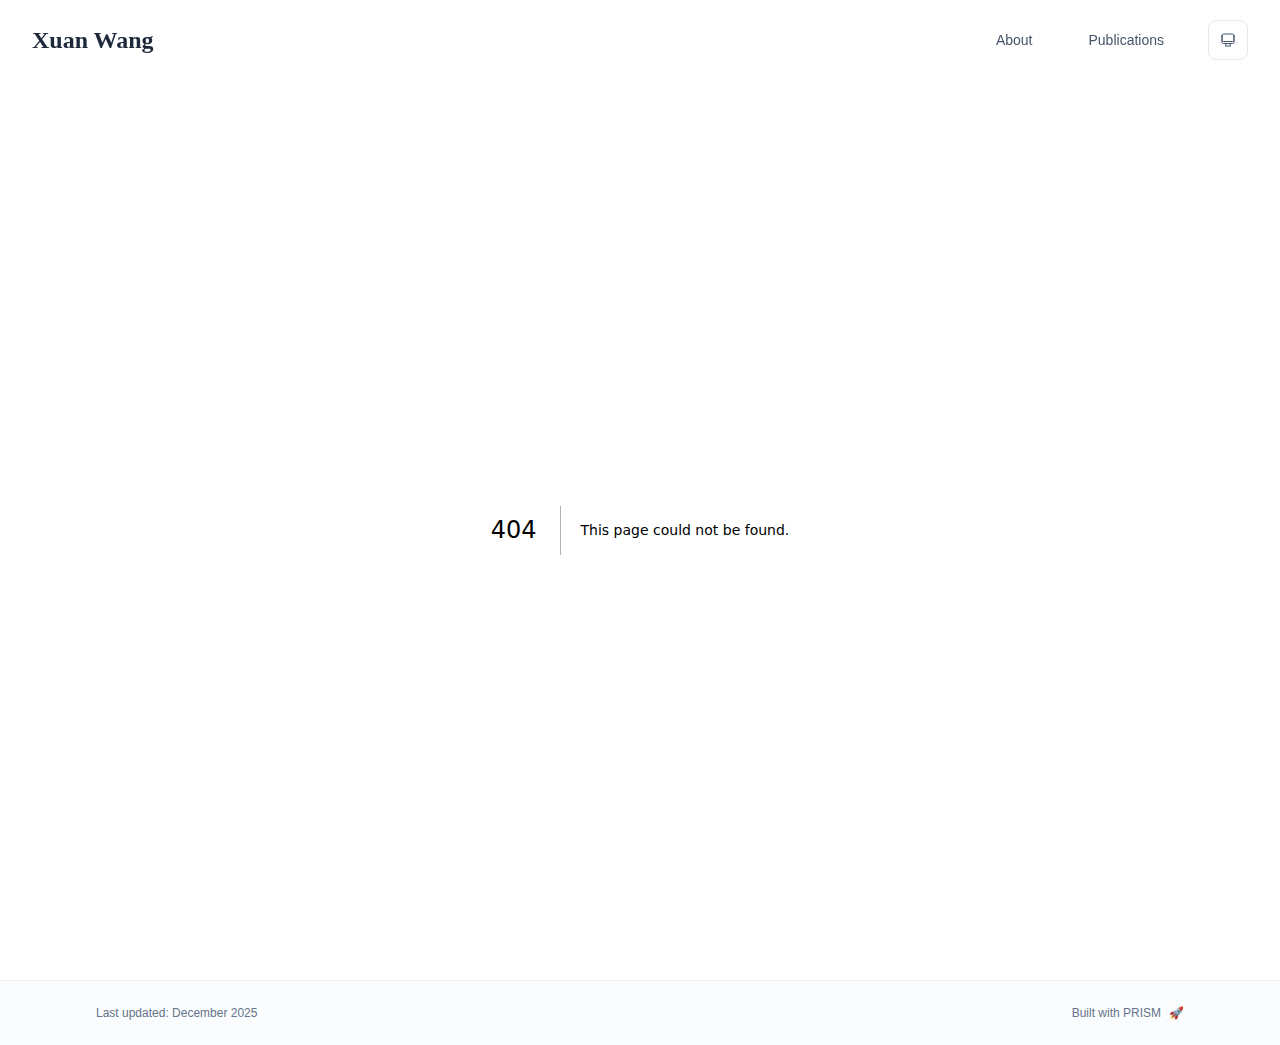
<file: 404/index.html>
<!DOCTYPE html><html lang="en" class="scroll-smooth"><head><meta charSet="utf-8"/><meta name="viewport" content="width=device-width, initial-scale=1"/><link rel="stylesheet" href="/_next/static/css/5d9bcee1fbaf4d62.css" data-precedence="next"/><link rel="preload" as="script" fetchPriority="low" href="/_next/static/chunks/webpack-679b75d1c4c2027c.js"/><script src="/_next/static/chunks/4bd1b696-70b6d399998de86a.js" async=""></script><script src="/_next/static/chunks/684-5aaa8290a129f299.js" async=""></script><script src="/_next/static/chunks/main-app-8264b2ca61814dc3.js" async=""></script><script src="/_next/static/chunks/17-9c04c9413a9f9f1f.js" async=""></script><script src="/_next/static/chunks/874-6cc630662f3664af.js" async=""></script><script src="/_next/static/chunks/862-15038af301665bb3.js" async=""></script><script src="/_next/static/chunks/app/layout-0a083775be41fbc8.js" async=""></script><meta name="robots" content="noindex"/><title>404: This page could not be found.</title><link rel="icon" href="phone.svg" type="image/svg+xml"/><link rel="dns-prefetch" href="https://google-fonts.jialeliu.com"/><link rel="preconnect" href="https://google-fonts.jialeliu.com" crossorigin=""/><link rel="preload" as="style" href="https://google-fonts.jialeliu.com/css2?family=Inter:wght@300;400;500;600;700&amp;family=Crimson+Text:ital,wght@0,400;0,600;1,400&amp;display=swap"/><link rel="stylesheet" id="gfonts-css" href="https://google-fonts.jialeliu.com/css2?family=Inter:wght@300;400;500;600;700&amp;family=Crimson+Text:ital,wght@0,400;0,600;1,400&amp;display=swap" media="print"/><script>
              (function(){
                var l = document.getElementById('gfonts-css');
                if (!l) return;
                if (l.media !== 'all') {
                  l.addEventListener('load', function(){ try { l.media = 'all'; } catch(e){} });
                }
              })();
            </script><noscript><link rel="stylesheet" href="https://google-fonts.jialeliu.com/css2?family=Inter:wght@300;400;500;600;700&amp;family=Crimson+Text:ital,wght@0,400;0,600;1,400&amp;display=swap"/></noscript><script>
              try {
                const theme = localStorage.getItem('theme-storage');
                const parsed = theme ? JSON.parse(theme) : null;
                const setting = parsed?.state?.theme || 'system';
                const prefersDark = typeof window !== 'undefined' && window.matchMedia && window.matchMedia('(prefers-color-scheme: dark)').matches;
                const effective = setting === 'dark' ? 'dark' : (setting === 'light' ? 'light' : (prefersDark ? 'dark' : 'light'));
                var root = document.documentElement;
                root.classList.add(effective);
                root.setAttribute('data-theme', effective);
              } catch (e) {
                var root = document.documentElement;
                root.classList.add('light');
                root.setAttribute('data-theme', 'light');
              }
            </script><title>Xuan Wang</title><meta name="description" content="PhD student at Fudan University."/><meta name="author" content="Xuan Wang"/><meta name="keywords" content="Xuan Wang,PhD,Research,Fudan University"/><meta name="creator" content="Xuan Wang"/><meta name="publisher" content="Xuan Wang"/><meta property="og:title" content="Xuan Wang"/><meta property="og:description" content="PhD student at Fudan University."/><meta property="og:site_name" content="Xuan Wang&#x27;s Academic Website"/><meta property="og:locale" content="en_US"/><meta property="og:type" content="website"/><meta name="twitter:card" content="summary"/><meta name="twitter:title" content="Xuan Wang"/><meta name="twitter:description" content="PhD student at Fudan University."/><link rel="icon" href="phone.svg"/><script>document.querySelectorAll('body link[rel="icon"], body link[rel="apple-touch-icon"]').forEach(el => document.head.appendChild(el))</script><script src="/_next/static/chunks/polyfills-42372ed130431b0a.js" noModule=""></script></head><body class="font-sans antialiased"><div style="visibility:hidden"><nav class="fixed top-0 left-0 right-0 z-50" data-headlessui-state=""><div class="transition-all duration-300 ease-out bg-transparent" style="transform:translateY(-100px)"><div class="max-w-7xl mx-auto px-4 sm:px-6 lg:px-8"><div class="flex justify-between items-center h-16 lg:h-20"><div class="flex-shrink-0" tabindex="0"><a class="text-xl lg:text-2xl font-serif font-semibold text-primary hover:text-accent transition-colors duration-200" href="/">Xuan Wang</a></div><div class="hidden lg:block"><div class="ml-10 flex items-center space-x-8"><div class="flex items-baseline space-x-8"><a class="relative px-3 py-2 text-sm font-medium transition-all duration-200 rounded hover:bg-accent/10 hover:shadow-sm text-neutral-600 hover:text-primary" href="/"><span class="relative z-10">About</span></a><a class="relative px-3 py-2 text-sm font-medium transition-all duration-200 rounded hover:bg-accent/10 hover:shadow-sm text-neutral-600 hover:text-primary" href="/publications/"><span class="relative z-10">Publications</span></a></div><div class="flex items-center justify-center w-10 h-10 rounded-lg border border-neutral-200 dark:border-[rgba(148,163,184,0.24)] bg-background dark:bg-neutral-800"><div class="w-4 h-4 rounded-full bg-neutral-300 animate-pulse"></div></div></div></div><div class="lg:hidden flex items-center space-x-2"><div class="flex items-center justify-center w-10 h-10 rounded-lg border border-neutral-200 dark:border-[rgba(148,163,184,0.24)] bg-background dark:bg-neutral-800"><div class="w-4 h-4 rounded-full bg-neutral-300 animate-pulse"></div></div><button class="inline-flex items-center justify-center p-2 rounded-md text-neutral-600 hover:text-primary hover:bg-neutral-100 dark:hover:bg-neutral-800 focus:outline-none focus:ring-2 focus:ring-inset focus:ring-accent transition-colors duration-200" id="headlessui-disclosure-button-«R5pdb»" type="button" aria-expanded="false" data-headlessui-state=""><span class="sr-only">Open main menu</span><div><svg xmlns="http://www.w3.org/2000/svg" fill="none" viewBox="0 0 24 24" stroke-width="1.5" stroke="currentColor" aria-hidden="true" data-slot="icon" class="block h-6 w-6"><path stroke-linecap="round" stroke-linejoin="round" d="M3.75 6.75h16.5M3.75 12h16.5m-16.5 5.25h16.5"></path></svg></div></button></div></div></div></div></nav><main class="min-h-screen pt-16 lg:pt-20"><div style="font-family:system-ui,&quot;Segoe UI&quot;,Roboto,Helvetica,Arial,sans-serif,&quot;Apple Color Emoji&quot;,&quot;Segoe UI Emoji&quot;;height:100vh;text-align:center;display:flex;flex-direction:column;align-items:center;justify-content:center"><div><style>body{color:#000;background:#fff;margin:0}.next-error-h1{border-right:1px solid rgba(0,0,0,.3)}@media (prefers-color-scheme:dark){body{color:#fff;background:#000}.next-error-h1{border-right:1px solid rgba(255,255,255,.3)}}</style><h1 class="next-error-h1" style="display:inline-block;margin:0 20px 0 0;padding:0 23px 0 0;font-size:24px;font-weight:500;vertical-align:top;line-height:49px">404</h1><div style="display:inline-block"><h2 style="font-size:14px;font-weight:400;line-height:49px;margin:0">This page could not be found.</h2></div></div></div><!--$--><!--/$--><!--$--><!--/$--></main><footer class="border-t border-neutral-200/50 bg-neutral-50/50 dark:bg-neutral-900/50 dark:border-neutral-700/50"><div class="max-w-6xl mx-auto px-4 sm:px-6 lg:px-8 py-6"><div class="flex flex-col sm:flex-row justify-between items-center gap-2"><p class="text-xs text-neutral-500">Last updated: <!-- -->December 2025</p><p class="text-xs text-neutral-500 flex items-center"><a href="https://github.com/xyjoey/PRISM" target="_blank" rel="noopener noreferrer">Built with PRISM</a><span class="ml-2">🚀</span></p></div></div></footer></div><script src="/_next/static/chunks/webpack-679b75d1c4c2027c.js" async=""></script><script>(self.__next_f=self.__next_f||[]).push([0])</script><script>self.__next_f.push([1,"1:\"$Sreact.fragment\"\n2:I[3719,[\"17\",\"static/chunks/17-9c04c9413a9f9f1f.js\",\"874\",\"static/chunks/874-6cc630662f3664af.js\",\"862\",\"static/chunks/862-15038af301665bb3.js\",\"177\",\"static/chunks/app/layout-0a083775be41fbc8.js\"],\"ThemeProvider\"]\n3:I[768,[\"17\",\"static/chunks/17-9c04c9413a9f9f1f.js\",\"874\",\"static/chunks/874-6cc630662f3664af.js\",\"862\",\"static/chunks/862-15038af301665bb3.js\",\"177\",\"static/chunks/app/layout-0a083775be41fbc8.js\"],\"default\"]\n4:I[7555,[],\"\"]\n5:I[1295,[],\"\"]\n6:I[2548,[\"17\",\"static/chunks/17-9c04c9413a9f9f1f.js\",\"874\",\"static/chunks/874-6cc630662f3664af.js\",\"862\",\"static/chunks/862-15038af301665bb3.js\",\"177\",\"static/chunks/app/layout-0a083775be41fbc8.js\"],\"default\"]\n7:I[9665,[],\"MetadataBoundary\"]\n9:I[9665,[],\"OutletBoundary\"]\nc:I[4911,[],\"AsyncMetadataOutlet\"]\ne:I[9665,[],\"ViewportBoundary\"]\n10:I[6614,[],\"\"]\n:HL[\"/_next/static/css/5d9bcee1fbaf4d62.css\",\"style\"]\n"])</script><script>self.__next_f.push([1,"0:{\"P\":null,\"b\":\"ySb-iJ3gsEsgLtSzevZ1v\",\"p\":\"\",\"c\":[\"\",\"_not-found\",\"\"],\"i\":false,\"f\":[[[\"\",{\"children\":[\"/_not-found\",{\"children\":[\"__PAGE__\",{}]}]},\"$undefined\",\"$undefined\",true],[\"\",[\"$\",\"$1\",\"c\",{\"children\":[[[\"$\",\"link\",\"0\",{\"rel\":\"stylesheet\",\"href\":\"/_next/static/css/5d9bcee1fbaf4d62.css\",\"precedence\":\"next\",\"crossOrigin\":\"$undefined\",\"nonce\":\"$undefined\"}]],[\"$\",\"html\",null,{\"lang\":\"en\",\"className\":\"scroll-smooth\",\"suppressHydrationWarning\":true,\"children\":[[\"$\",\"head\",null,{\"children\":[[\"$\",\"link\",null,{\"rel\":\"icon\",\"href\":\"phone.svg\",\"type\":\"image/svg+xml\"}],[\"$\",\"link\",null,{\"rel\":\"dns-prefetch\",\"href\":\"https://google-fonts.jialeliu.com\"}],[\"$\",\"link\",null,{\"rel\":\"preconnect\",\"href\":\"https://google-fonts.jialeliu.com\",\"crossOrigin\":\"\"}],[\"$\",\"link\",null,{\"rel\":\"preload\",\"as\":\"style\",\"href\":\"https://google-fonts.jialeliu.com/css2?family=Inter:wght@300;400;500;600;700\u0026family=Crimson+Text:ital,wght@0,400;0,600;1,400\u0026display=swap\"}],[\"$\",\"link\",null,{\"rel\":\"stylesheet\",\"id\":\"gfonts-css\",\"href\":\"https://google-fonts.jialeliu.com/css2?family=Inter:wght@300;400;500;600;700\u0026family=Crimson+Text:ital,wght@0,400;0,600;1,400\u0026display=swap\",\"media\":\"print\"}],[\"$\",\"script\",null,{\"dangerouslySetInnerHTML\":{\"__html\":\"\\n              (function(){\\n                var l = document.getElementById('gfonts-css');\\n                if (!l) return;\\n                if (l.media !== 'all') {\\n                  l.addEventListener('load', function(){ try { l.media = 'all'; } catch(e){} });\\n                }\\n              })();\\n            \"}}],[\"$\",\"noscript\",null,{\"children\":[\"$\",\"link\",null,{\"rel\":\"stylesheet\",\"href\":\"https://google-fonts.jialeliu.com/css2?family=Inter:wght@300;400;500;600;700\u0026family=Crimson+Text:ital,wght@0,400;0,600;1,400\u0026display=swap\"}]}],[\"$\",\"script\",null,{\"dangerouslySetInnerHTML\":{\"__html\":\"\\n              try {\\n                const theme = localStorage.getItem('theme-storage');\\n                const parsed = theme ? JSON.parse(theme) : null;\\n                const setting = parsed?.state?.theme || 'system';\\n                const prefersDark = typeof window !== 'undefined' \u0026\u0026 window.matchMedia \u0026\u0026 window.matchMedia('(prefers-color-scheme: dark)').matches;\\n                const effective = setting === 'dark' ? 'dark' : (setting === 'light' ? 'light' : (prefersDark ? 'dark' : 'light'));\\n                var root = document.documentElement;\\n                root.classList.add(effective);\\n                root.setAttribute('data-theme', effective);\\n              } catch (e) {\\n                var root = document.documentElement;\\n                root.classList.add('light');\\n                root.setAttribute('data-theme', 'light');\\n              }\\n            \"}}]]}],[\"$\",\"body\",null,{\"className\":\"font-sans antialiased\",\"children\":[\"$\",\"$L2\",null,{\"children\":[[\"$\",\"$L3\",null,{\"items\":[{\"title\":\"About\",\"type\":\"page\",\"target\":\"about\",\"href\":\"/\"},{\"title\":\"Publications\",\"type\":\"page\",\"target\":\"publications\",\"href\":\"/publications\"}],\"siteTitle\":\"Xuan Wang\",\"enableOnePageMode\":false}],[\"$\",\"main\",null,{\"className\":\"min-h-screen pt-16 lg:pt-20\",\"children\":[\"$\",\"$L4\",null,{\"parallelRouterKey\":\"children\",\"error\":\"$undefined\",\"errorStyles\":\"$undefined\",\"errorScripts\":\"$undefined\",\"template\":[\"$\",\"$L5\",null,{}],\"templateStyles\":\"$undefined\",\"templateScripts\":\"$undefined\",\"notFound\":[[[\"$\",\"title\",null,{\"children\":\"404: This page could not be found.\"}],[\"$\",\"div\",null,{\"style\":{\"fontFamily\":\"system-ui,\\\"Segoe UI\\\",Roboto,Helvetica,Arial,sans-serif,\\\"Apple Color Emoji\\\",\\\"Segoe UI Emoji\\\"\",\"height\":\"100vh\",\"textAlign\":\"center\",\"display\":\"flex\",\"flexDirection\":\"column\",\"alignItems\":\"center\",\"justifyContent\":\"center\"},\"children\":[\"$\",\"div\",null,{\"children\":[[\"$\",\"style\",null,{\"dangerouslySetInnerHTML\":{\"__html\":\"body{color:#000;background:#fff;margin:0}.next-error-h1{border-right:1px solid rgba(0,0,0,.3)}@media (prefers-color-scheme:dark){body{color:#fff;background:#000}.next-error-h1{border-right:1px solid rgba(255,255,255,.3)}}\"}}],[\"$\",\"h1\",null,{\"className\":\"next-error-h1\",\"style\":{\"display\":\"inline-block\",\"margin\":\"0 20px 0 0\",\"padding\":\"0 23px 0 0\",\"fontSize\":24,\"fontWeight\":500,\"verticalAlign\":\"top\",\"lineHeight\":\"49px\"},\"children\":404}],[\"$\",\"div\",null,{\"style\":{\"display\":\"inline-block\"},\"children\":[\"$\",\"h2\",null,{\"style\":{\"fontSize\":14,\"fontWeight\":400,\"lineHeight\":\"49px\",\"margin\":0},\"children\":\"This page could not be found.\"}]}]]}]}]],[]],\"forbidden\":\"$undefined\",\"unauthorized\":\"$undefined\"}]}],[\"$\",\"$L6\",null,{\"lastUpdated\":\"December 2025\"}]]}]}]]}]]}],{\"children\":[\"/_not-found\",[\"$\",\"$1\",\"c\",{\"children\":[null,[\"$\",\"$L4\",null,{\"parallelRouterKey\":\"children\",\"error\":\"$undefined\",\"errorStyles\":\"$undefined\",\"errorScripts\":\"$undefined\",\"template\":[\"$\",\"$L5\",null,{}],\"templateStyles\":\"$undefined\",\"templateScripts\":\"$undefined\",\"notFound\":\"$undefined\",\"forbidden\":\"$undefined\",\"unauthorized\":\"$undefined\"}]]}],{\"children\":[\"__PAGE__\",[\"$\",\"$1\",\"c\",{\"children\":[[[\"$\",\"title\",null,{\"children\":\"404: This page could not be found.\"}],[\"$\",\"div\",null,{\"style\":\"$0:f:0:1:1:props:children:1:props:children:1:props:children:props:children:1:props:children:props:notFound:0:1:props:style\",\"children\":[\"$\",\"div\",null,{\"children\":[[\"$\",\"style\",null,{\"dangerouslySetInnerHTML\":{\"__html\":\"body{color:#000;background:#fff;margin:0}.next-error-h1{border-right:1px solid rgba(0,0,0,.3)}@media (prefers-color-scheme:dark){body{color:#fff;background:#000}.next-error-h1{border-right:1px solid rgba(255,255,255,.3)}}\"}}],[\"$\",\"h1\",null,{\"className\":\"next-error-h1\",\"style\":\"$0:f:0:1:1:props:children:1:props:children:1:props:children:props:children:1:props:children:props:notFound:0:1:props:children:props:children:1:props:style\",\"children\":404}],[\"$\",\"div\",null,{\"style\":\"$0:f:0:1:1:props:children:1:props:children:1:props:children:props:children:1:props:children:props:notFound:0:1:props:children:props:children:2:props:style\",\"children\":[\"$\",\"h2\",null,{\"style\":\"$0:f:0:1:1:props:children:1:props:children:1:props:children:props:children:1:props:children:props:notFound:0:1:props:children:props:children:2:props:children:props:style\",\"children\":\"This page could not be found.\"}]}]]}]}]],[\"$\",\"$L7\",null,{\"children\":\"$L8\"}],null,[\"$\",\"$L9\",null,{\"children\":[\"$La\",\"$Lb\",[\"$\",\"$Lc\",null,{\"promise\":\"$@d\"}]]}]]}],{},null,false]},null,false]},null,false],[\"$\",\"$1\",\"h\",{\"children\":[[\"$\",\"meta\",null,{\"name\":\"robots\",\"content\":\"noindex\"}],[\"$\",\"$1\",\"VzZQh6rxmh0Jlr-6qvzkV\",{\"children\":[[\"$\",\"$Le\",null,{\"children\":\"$Lf\"}],null]}],null]}],false]],\"m\":\"$undefined\",\"G\":[\"$10\",\"$undefined\"],\"s\":false,\"S\":true}\n"])</script><script>self.__next_f.push([1,"11:\"$Sreact.suspense\"\n12:I[4911,[],\"AsyncMetadata\"]\n8:[\"$\",\"$11\",null,{\"fallback\":null,\"children\":[\"$\",\"$L12\",null,{\"promise\":\"$@13\"}]}]\n"])</script><script>self.__next_f.push([1,"b:null\n"])</script><script>self.__next_f.push([1,"f:[[\"$\",\"meta\",\"0\",{\"charSet\":\"utf-8\"}],[\"$\",\"meta\",\"1\",{\"name\":\"viewport\",\"content\":\"width=device-width, initial-scale=1\"}]]\na:null\n"])</script><script>self.__next_f.push([1,"13:{\"metadata\":[[\"$\",\"title\",\"0\",{\"children\":\"Xuan Wang\"}],[\"$\",\"meta\",\"1\",{\"name\":\"description\",\"content\":\"PhD student at Fudan University.\"}],[\"$\",\"meta\",\"2\",{\"name\":\"author\",\"content\":\"Xuan Wang\"}],[\"$\",\"meta\",\"3\",{\"name\":\"keywords\",\"content\":\"Xuan Wang,PhD,Research,Fudan University\"}],[\"$\",\"meta\",\"4\",{\"name\":\"creator\",\"content\":\"Xuan Wang\"}],[\"$\",\"meta\",\"5\",{\"name\":\"publisher\",\"content\":\"Xuan Wang\"}],[\"$\",\"meta\",\"6\",{\"property\":\"og:title\",\"content\":\"Xuan Wang\"}],[\"$\",\"meta\",\"7\",{\"property\":\"og:description\",\"content\":\"PhD student at Fudan University.\"}],[\"$\",\"meta\",\"8\",{\"property\":\"og:site_name\",\"content\":\"Xuan Wang's Academic Website\"}],[\"$\",\"meta\",\"9\",{\"property\":\"og:locale\",\"content\":\"en_US\"}],[\"$\",\"meta\",\"10\",{\"property\":\"og:type\",\"content\":\"website\"}],[\"$\",\"meta\",\"11\",{\"name\":\"twitter:card\",\"content\":\"summary\"}],[\"$\",\"meta\",\"12\",{\"name\":\"twitter:title\",\"content\":\"Xuan Wang\"}],[\"$\",\"meta\",\"13\",{\"name\":\"twitter:description\",\"content\":\"PhD student at Fudan University.\"}],[\"$\",\"link\",\"14\",{\"rel\":\"icon\",\"href\":\"phone.svg\"}]],\"error\":null,\"digest\":\"$undefined\"}\nd:{\"metadata\":\"$13:metadata\",\"error\":null,\"digest\":\"$undefined\"}\n"])</script></body></html>
</file>
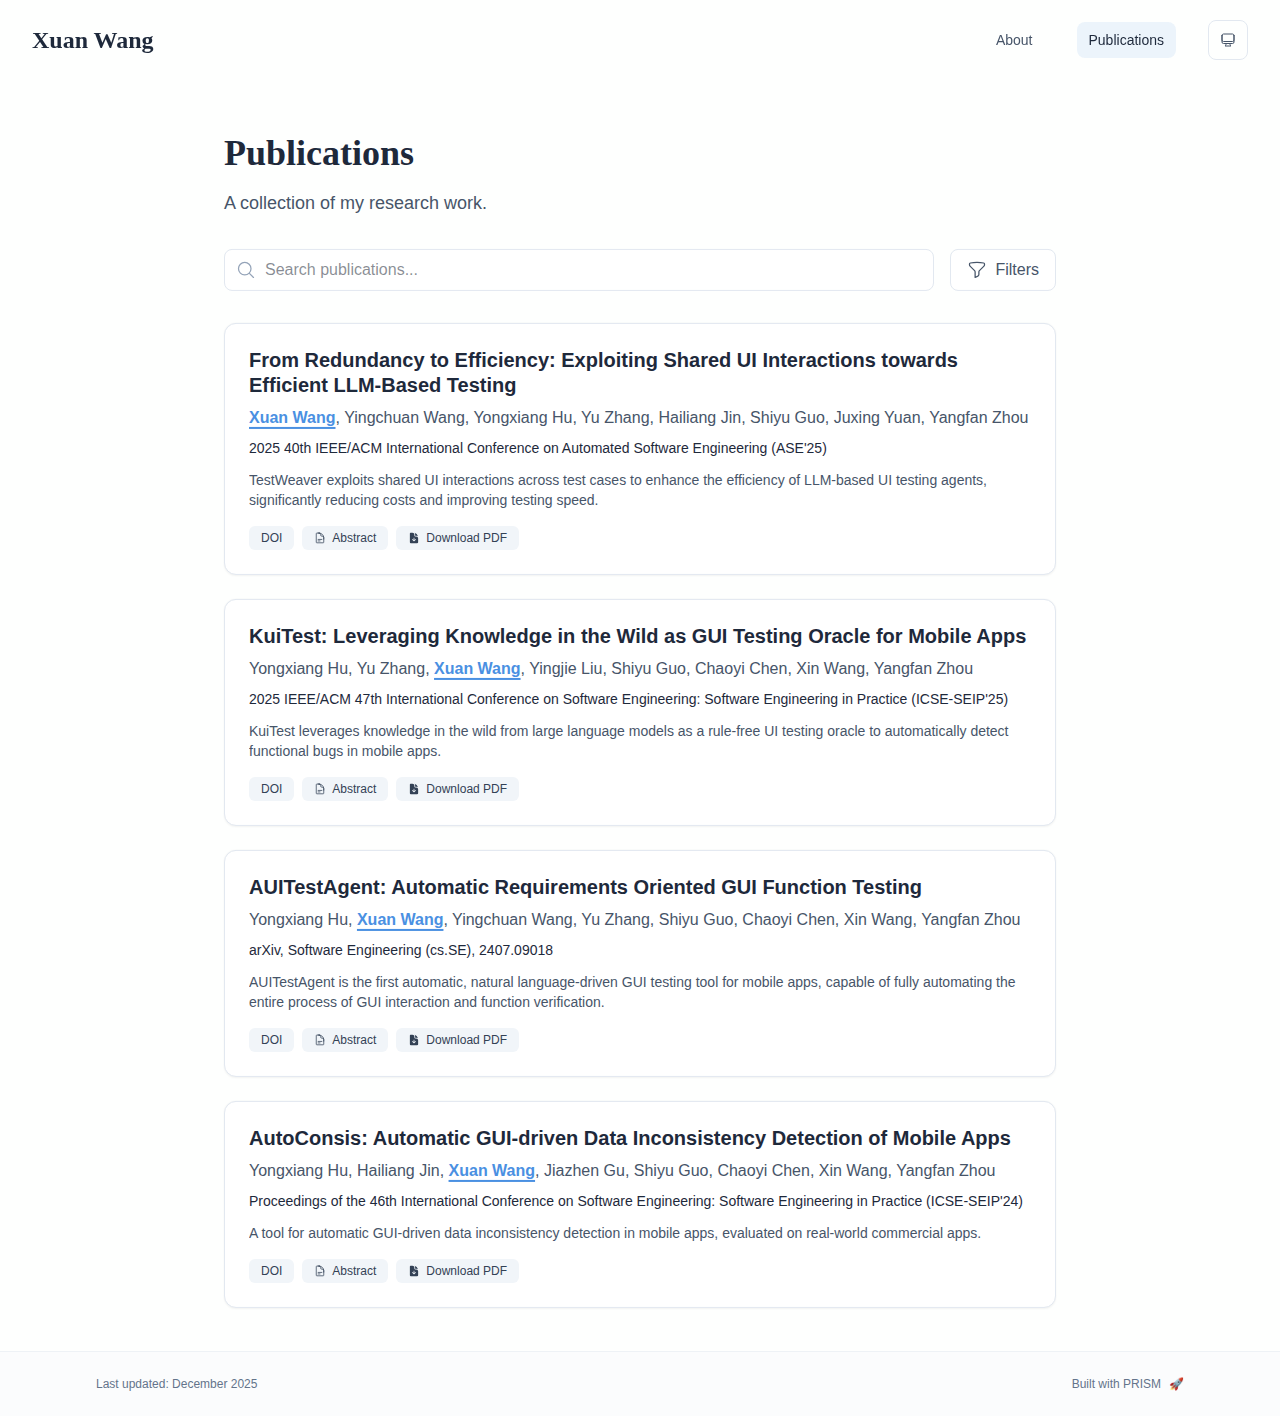
<file: publications/index.html>
<!DOCTYPE html><html lang="en" class="scroll-smooth"><head><meta charSet="utf-8"/><meta name="viewport" content="width=device-width, initial-scale=1"/><link rel="stylesheet" href="/_next/static/css/5d9bcee1fbaf4d62.css" data-precedence="next"/><link rel="preload" as="script" fetchPriority="low" href="/_next/static/chunks/webpack-679b75d1c4c2027c.js"/><script src="/_next/static/chunks/4bd1b696-70b6d399998de86a.js" async=""></script><script src="/_next/static/chunks/684-5aaa8290a129f299.js" async=""></script><script src="/_next/static/chunks/main-app-8264b2ca61814dc3.js" async=""></script><script src="/_next/static/chunks/17-9c04c9413a9f9f1f.js" async=""></script><script src="/_next/static/chunks/874-6cc630662f3664af.js" async=""></script><script src="/_next/static/chunks/862-15038af301665bb3.js" async=""></script><script src="/_next/static/chunks/app/layout-0a083775be41fbc8.js" async=""></script><script src="/_next/static/chunks/185-db5f97e6f2dbb255.js" async=""></script><script src="/_next/static/chunks/748-47856c2aff632b17.js" async=""></script><script src="/_next/static/chunks/app/%5Bslug%5D/page-1c19a236c96981a3.js" async=""></script><link rel="icon" href="phone.svg" type="image/svg+xml"/><link rel="dns-prefetch" href="https://google-fonts.jialeliu.com"/><link rel="preconnect" href="https://google-fonts.jialeliu.com" crossorigin=""/><link rel="preload" as="style" href="https://google-fonts.jialeliu.com/css2?family=Inter:wght@300;400;500;600;700&amp;family=Crimson+Text:ital,wght@0,400;0,600;1,400&amp;display=swap"/><link rel="stylesheet" id="gfonts-css" href="https://google-fonts.jialeliu.com/css2?family=Inter:wght@300;400;500;600;700&amp;family=Crimson+Text:ital,wght@0,400;0,600;1,400&amp;display=swap" media="print"/><script>
              (function(){
                var l = document.getElementById('gfonts-css');
                if (!l) return;
                if (l.media !== 'all') {
                  l.addEventListener('load', function(){ try { l.media = 'all'; } catch(e){} });
                }
              })();
            </script><noscript><link rel="stylesheet" href="https://google-fonts.jialeliu.com/css2?family=Inter:wght@300;400;500;600;700&amp;family=Crimson+Text:ital,wght@0,400;0,600;1,400&amp;display=swap"/></noscript><script>
              try {
                const theme = localStorage.getItem('theme-storage');
                const parsed = theme ? JSON.parse(theme) : null;
                const setting = parsed?.state?.theme || 'system';
                const prefersDark = typeof window !== 'undefined' && window.matchMedia && window.matchMedia('(prefers-color-scheme: dark)').matches;
                const effective = setting === 'dark' ? 'dark' : (setting === 'light' ? 'light' : (prefersDark ? 'dark' : 'light'));
                var root = document.documentElement;
                root.classList.add(effective);
                root.setAttribute('data-theme', effective);
              } catch (e) {
                var root = document.documentElement;
                root.classList.add('light');
                root.setAttribute('data-theme', 'light');
              }
            </script><title>Publications | Xuan Wang</title><meta name="description" content="A collection of my research work."/><meta name="author" content="Xuan Wang"/><meta name="keywords" content="Xuan Wang,PhD,Research,Fudan University"/><meta name="creator" content="Xuan Wang"/><meta name="publisher" content="Xuan Wang"/><meta property="og:title" content="Xuan Wang"/><meta property="og:description" content="PhD student at Fudan University."/><meta property="og:site_name" content="Xuan Wang&#x27;s Academic Website"/><meta property="og:locale" content="en_US"/><meta property="og:type" content="website"/><meta name="twitter:card" content="summary"/><meta name="twitter:title" content="Xuan Wang"/><meta name="twitter:description" content="PhD student at Fudan University."/><link rel="icon" href="phone.svg"/><script>document.querySelectorAll('body link[rel="icon"], body link[rel="apple-touch-icon"]').forEach(el => document.head.appendChild(el))</script><script src="/_next/static/chunks/polyfills-42372ed130431b0a.js" noModule=""></script></head><body class="font-sans antialiased"><div style="visibility:hidden"><nav class="fixed top-0 left-0 right-0 z-50" data-headlessui-state=""><div class="transition-all duration-300 ease-out bg-transparent" style="transform:translateY(-100px)"><div class="max-w-7xl mx-auto px-4 sm:px-6 lg:px-8"><div class="flex justify-between items-center h-16 lg:h-20"><div class="flex-shrink-0" tabindex="0"><a class="text-xl lg:text-2xl font-serif font-semibold text-primary hover:text-accent transition-colors duration-200" href="/">Xuan Wang</a></div><div class="hidden lg:block"><div class="ml-10 flex items-center space-x-8"><div class="flex items-baseline space-x-8"><a class="relative px-3 py-2 text-sm font-medium transition-all duration-200 rounded hover:bg-accent/10 hover:shadow-sm text-neutral-600 hover:text-primary" href="/"><span class="relative z-10">About</span></a><a class="relative px-3 py-2 text-sm font-medium transition-all duration-200 rounded hover:bg-accent/10 hover:shadow-sm text-primary" href="/publications/"><span class="relative z-10">Publications</span><div class="absolute inset-0 bg-accent/10 rounded-lg"></div></a></div><div class="flex items-center justify-center w-10 h-10 rounded-lg border border-neutral-200 dark:border-[rgba(148,163,184,0.24)] bg-background dark:bg-neutral-800"><div class="w-4 h-4 rounded-full bg-neutral-300 animate-pulse"></div></div></div></div><div class="lg:hidden flex items-center space-x-2"><div class="flex items-center justify-center w-10 h-10 rounded-lg border border-neutral-200 dark:border-[rgba(148,163,184,0.24)] bg-background dark:bg-neutral-800"><div class="w-4 h-4 rounded-full bg-neutral-300 animate-pulse"></div></div><button class="inline-flex items-center justify-center p-2 rounded-md text-neutral-600 hover:text-primary hover:bg-neutral-100 dark:hover:bg-neutral-800 focus:outline-none focus:ring-2 focus:ring-inset focus:ring-accent transition-colors duration-200" id="headlessui-disclosure-button-«R5pdb»" type="button" aria-expanded="false" data-headlessui-state=""><span class="sr-only">Open main menu</span><div><svg xmlns="http://www.w3.org/2000/svg" fill="none" viewBox="0 0 24 24" stroke-width="1.5" stroke="currentColor" aria-hidden="true" data-slot="icon" class="block h-6 w-6"><path stroke-linecap="round" stroke-linejoin="round" d="M3.75 6.75h16.5M3.75 12h16.5m-16.5 5.25h16.5"></path></svg></div></button></div></div></div></div></nav><main class="min-h-screen pt-16 lg:pt-20"><div class="max-w-4xl mx-auto px-4 sm:px-6 lg:px-8 py-12"><div style="opacity:0;transform:translateY(20px)"><div class="mb-8"><h1 class="text-4xl font-serif font-bold text-primary mb-4">Publications</h1><p class="text-lg text-neutral-600 dark:text-neutral-500 max-w-2xl">A collection of my research work.</p></div><div class="mb-8 space-y-4"><div class="flex flex-col sm:flex-row gap-4"><div class="relative flex-grow"><svg xmlns="http://www.w3.org/2000/svg" fill="none" viewBox="0 0 24 24" stroke-width="1.5" stroke="currentColor" aria-hidden="true" data-slot="icon" class="absolute left-3 top-1/2 transform -translate-y-1/2 h-5 w-5 text-neutral-400"><path stroke-linecap="round" stroke-linejoin="round" d="m21 21-5.197-5.197m0 0A7.5 7.5 0 1 0 5.196 5.196a7.5 7.5 0 0 0 10.607 10.607Z"></path></svg><input type="text" placeholder="Search publications..." class="w-full pl-10 pr-4 py-2 rounded-lg border border-neutral-200 dark:border-neutral-800 bg-white dark:bg-neutral-900 focus:ring-2 focus:ring-accent focus:border-transparent transition-all duration-200" value=""/></div><button class="flex items-center justify-center px-4 py-2 rounded-lg border transition-all duration-200 bg-white dark:bg-neutral-900 border-neutral-200 dark:border-neutral-800 text-neutral-600 hover:border-accent hover:text-accent"><svg xmlns="http://www.w3.org/2000/svg" fill="none" viewBox="0 0 24 24" stroke-width="1.5" stroke="currentColor" aria-hidden="true" data-slot="icon" class="h-5 w-5 mr-2"><path stroke-linecap="round" stroke-linejoin="round" d="M12 3c2.755 0 5.455.232 8.083.678.533.09.917.556.917 1.096v1.044a2.25 2.25 0 0 1-.659 1.591l-5.432 5.432a2.25 2.25 0 0 0-.659 1.591v2.927a2.25 2.25 0 0 1-1.244 2.013L9.75 21v-6.568a2.25 2.25 0 0 0-.659-1.591L3.659 7.409A2.25 2.25 0 0 1 3 5.818V4.774c0-.54.384-1.006.917-1.096A48.32 48.32 0 0 1 12 3Z"></path></svg>Filters</button></div></div><div class="space-y-6"><div class="bg-white dark:bg-neutral-900 p-6 rounded-xl shadow-sm border border-neutral-200 dark:border-neutral-800 hover:shadow-md transition-all duration-200" style="opacity:0;transform:translateY(20px)"><div class="flex flex-col md:flex-row gap-6"><div class="flex-grow"><h3 class="text-xl font-semibold text-primary mb-2 leading-tight">From Redundancy to Efficiency: Exploiting Shared UI Interactions towards Efficient LLM-Based Testing</h3><p class="text-base text-neutral-600 dark:text-neutral-400 mb-2"><span><span class="font-semibold underline decoration-2 underline-offset-4 text-accent">Xuan Wang</span>, </span><span><span class="">Yingchuan Wang</span>, </span><span><span class="">Yongxiang Hu</span>, </span><span><span class="">Yu Zhang</span>, </span><span><span class="">Hailiang Jin</span>, </span><span><span class="">Shiyu Guo</span>, </span><span><span class="">Juxing Yuan</span>, </span><span><span class="">Yangfan Zhou</span></span></p><p class="text-sm font-medium text-neutral-800 dark:text-neutral-600 mb-3">2025 40th IEEE/ACM International Conference on Automated Software Engineering (ASE&#x27;25)</p><p class="text-sm text-neutral-600 dark:text-neutral-500 mb-4 line-clamp-3">TestWeaver exploits shared UI interactions across test cases to enhance the efficiency of LLM-based UI testing agents, significantly reducing costs and improving testing speed.</p><div class="flex flex-wrap gap-2 mt-auto"><a href="https://doi.org/10.1109/ASE63991.2025.00284" target="_blank" rel="noopener noreferrer" class="inline-flex items-center px-3 py-1 rounded-md text-xs font-medium bg-neutral-100 dark:bg-neutral-800 text-neutral-700 dark:text-neutral-300 hover:bg-accent hover:text-white transition-colors">DOI</a><button class="inline-flex items-center px-3 py-1 rounded-md text-xs font-medium transition-colors bg-neutral-100 dark:bg-neutral-800 text-neutral-700 dark:text-neutral-300 hover:bg-accent hover:text-white"><svg xmlns="http://www.w3.org/2000/svg" fill="none" viewBox="0 0 24 24" stroke-width="1.5" stroke="currentColor" aria-hidden="true" data-slot="icon" class="h-3 w-3 mr-1.5"><path stroke-linecap="round" stroke-linejoin="round" d="M19.5 14.25v-2.625a3.375 3.375 0 0 0-3.375-3.375h-1.5A1.125 1.125 0 0 1 13.5 7.125v-1.5a3.375 3.375 0 0 0-3.375-3.375H8.25m0 12.75h7.5m-7.5 3H12M10.5 2.25H5.625c-.621 0-1.125.504-1.125 1.125v17.25c0 .621.504 1.125 1.125 1.125h12.75c.621 0 1.125-.504 1.125-1.125V11.25a9 9 0 0 0-9-9Z"></path></svg>Abstract</button><a href="https://TSKGHS17.github.io/papers/wang2025testweaver.pdf" target="_blank" rel="noopener noreferrer" class="inline-flex items-center px-3 py-1 rounded-md text-xs font-medium bg-neutral-100 dark:bg-neutral-800 text-neutral-700 dark:text-neutral-300 hover:bg-accent hover:text-white transition-colors"><svg xmlns="http://www.w3.org/2000/svg" viewBox="0 0 24 24" fill="currentColor" aria-hidden="true" data-slot="icon" class="h-3 w-3 mr-1.5"><path fill-rule="evenodd" d="M5.625 1.5H9a3.75 3.75 0 0 1 3.75 3.75v1.875c0 1.036.84 1.875 1.875 1.875H16.5a3.75 3.75 0 0 1 3.75 3.75v7.875c0 1.035-.84 1.875-1.875 1.875H5.625a1.875 1.875 0 0 1-1.875-1.875V3.375c0-1.036.84-1.875 1.875-1.875Zm5.845 17.03a.75.75 0 0 0 1.06 0l3-3a.75.75 0 1 0-1.06-1.06l-1.72 1.72V12a.75.75 0 0 0-1.5 0v4.19l-1.72-1.72a.75.75 0 0 0-1.06 1.06l3 3Z" clip-rule="evenodd"></path><path d="M14.25 5.25a5.23 5.23 0 0 0-1.279-3.434 9.768 9.768 0 0 1 6.963 6.963A5.23 5.23 0 0 0 16.5 7.5h-1.875a.375.375 0 0 1-.375-.375V5.25Z"></path></svg>Download PDF</a></div></div></div></div><div class="bg-white dark:bg-neutral-900 p-6 rounded-xl shadow-sm border border-neutral-200 dark:border-neutral-800 hover:shadow-md transition-all duration-200" style="opacity:0;transform:translateY(20px)"><div class="flex flex-col md:flex-row gap-6"><div class="flex-grow"><h3 class="text-xl font-semibold text-primary mb-2 leading-tight">KuiTest: Leveraging Knowledge in the Wild as GUI Testing Oracle for Mobile Apps</h3><p class="text-base text-neutral-600 dark:text-neutral-400 mb-2"><span><span class="">Yongxiang Hu</span>, </span><span><span class="">Yu Zhang</span>, </span><span><span class="font-semibold underline decoration-2 underline-offset-4 text-accent">Xuan Wang</span>, </span><span><span class="">Yingjie Liu</span>, </span><span><span class="">Shiyu Guo</span>, </span><span><span class="">Chaoyi Chen</span>, </span><span><span class="">Xin Wang</span>, </span><span><span class="">Yangfan Zhou</span></span></p><p class="text-sm font-medium text-neutral-800 dark:text-neutral-600 mb-3">2025 IEEE/ACM 47th International Conference on Software Engineering: Software Engineering in Practice (ICSE-SEIP&#x27;25)</p><p class="text-sm text-neutral-600 dark:text-neutral-500 mb-4 line-clamp-3">KuiTest leverages knowledge in the wild from large language models as a rule-free UI testing oracle to automatically detect functional bugs in mobile apps.</p><div class="flex flex-wrap gap-2 mt-auto"><a href="https://doi.org/10.1109/ICSE-SEIP66354.2025.00009" target="_blank" rel="noopener noreferrer" class="inline-flex items-center px-3 py-1 rounded-md text-xs font-medium bg-neutral-100 dark:bg-neutral-800 text-neutral-700 dark:text-neutral-300 hover:bg-accent hover:text-white transition-colors">DOI</a><button class="inline-flex items-center px-3 py-1 rounded-md text-xs font-medium transition-colors bg-neutral-100 dark:bg-neutral-800 text-neutral-700 dark:text-neutral-300 hover:bg-accent hover:text-white"><svg xmlns="http://www.w3.org/2000/svg" fill="none" viewBox="0 0 24 24" stroke-width="1.5" stroke="currentColor" aria-hidden="true" data-slot="icon" class="h-3 w-3 mr-1.5"><path stroke-linecap="round" stroke-linejoin="round" d="M19.5 14.25v-2.625a3.375 3.375 0 0 0-3.375-3.375h-1.5A1.125 1.125 0 0 1 13.5 7.125v-1.5a3.375 3.375 0 0 0-3.375-3.375H8.25m0 12.75h7.5m-7.5 3H12M10.5 2.25H5.625c-.621 0-1.125.504-1.125 1.125v17.25c0 .621.504 1.125 1.125 1.125h12.75c.621 0 1.125-.504 1.125-1.125V11.25a9 9 0 0 0-9-9Z"></path></svg>Abstract</button><a href="https://TSKGHS17.github.io/papers/hu2025kuitest.pdf" target="_blank" rel="noopener noreferrer" class="inline-flex items-center px-3 py-1 rounded-md text-xs font-medium bg-neutral-100 dark:bg-neutral-800 text-neutral-700 dark:text-neutral-300 hover:bg-accent hover:text-white transition-colors"><svg xmlns="http://www.w3.org/2000/svg" viewBox="0 0 24 24" fill="currentColor" aria-hidden="true" data-slot="icon" class="h-3 w-3 mr-1.5"><path fill-rule="evenodd" d="M5.625 1.5H9a3.75 3.75 0 0 1 3.75 3.75v1.875c0 1.036.84 1.875 1.875 1.875H16.5a3.75 3.75 0 0 1 3.75 3.75v7.875c0 1.035-.84 1.875-1.875 1.875H5.625a1.875 1.875 0 0 1-1.875-1.875V3.375c0-1.036.84-1.875 1.875-1.875Zm5.845 17.03a.75.75 0 0 0 1.06 0l3-3a.75.75 0 1 0-1.06-1.06l-1.72 1.72V12a.75.75 0 0 0-1.5 0v4.19l-1.72-1.72a.75.75 0 0 0-1.06 1.06l3 3Z" clip-rule="evenodd"></path><path d="M14.25 5.25a5.23 5.23 0 0 0-1.279-3.434 9.768 9.768 0 0 1 6.963 6.963A5.23 5.23 0 0 0 16.5 7.5h-1.875a.375.375 0 0 1-.375-.375V5.25Z"></path></svg>Download PDF</a></div></div></div></div><div class="bg-white dark:bg-neutral-900 p-6 rounded-xl shadow-sm border border-neutral-200 dark:border-neutral-800 hover:shadow-md transition-all duration-200" style="opacity:0;transform:translateY(20px)"><div class="flex flex-col md:flex-row gap-6"><div class="flex-grow"><h3 class="text-xl font-semibold text-primary mb-2 leading-tight">AUITestAgent: Automatic Requirements Oriented GUI Function Testing</h3><p class="text-base text-neutral-600 dark:text-neutral-400 mb-2"><span><span class="">Yongxiang Hu</span>, </span><span><span class="font-semibold underline decoration-2 underline-offset-4 text-accent">Xuan Wang</span>, </span><span><span class="">Yingchuan Wang</span>, </span><span><span class="">Yu Zhang</span>, </span><span><span class="">Shiyu Guo</span>, </span><span><span class="">Chaoyi Chen</span>, </span><span><span class="">Xin Wang</span>, </span><span><span class="">Yangfan Zhou</span></span></p><p class="text-sm font-medium text-neutral-800 dark:text-neutral-600 mb-3">arXiv, Software Engineering (cs.SE), 2407.09018</p><p class="text-sm text-neutral-600 dark:text-neutral-500 mb-4 line-clamp-3">AUITestAgent is the first automatic, natural language-driven GUI testing tool for mobile apps, capable of fully automating the entire process of GUI interaction and function verification.</p><div class="flex flex-wrap gap-2 mt-auto"><a href="https://doi.org/10.48550/arXiv.2407.09018" target="_blank" rel="noopener noreferrer" class="inline-flex items-center px-3 py-1 rounded-md text-xs font-medium bg-neutral-100 dark:bg-neutral-800 text-neutral-700 dark:text-neutral-300 hover:bg-accent hover:text-white transition-colors">DOI</a><button class="inline-flex items-center px-3 py-1 rounded-md text-xs font-medium transition-colors bg-neutral-100 dark:bg-neutral-800 text-neutral-700 dark:text-neutral-300 hover:bg-accent hover:text-white"><svg xmlns="http://www.w3.org/2000/svg" fill="none" viewBox="0 0 24 24" stroke-width="1.5" stroke="currentColor" aria-hidden="true" data-slot="icon" class="h-3 w-3 mr-1.5"><path stroke-linecap="round" stroke-linejoin="round" d="M19.5 14.25v-2.625a3.375 3.375 0 0 0-3.375-3.375h-1.5A1.125 1.125 0 0 1 13.5 7.125v-1.5a3.375 3.375 0 0 0-3.375-3.375H8.25m0 12.75h7.5m-7.5 3H12M10.5 2.25H5.625c-.621 0-1.125.504-1.125 1.125v17.25c0 .621.504 1.125 1.125 1.125h12.75c.621 0 1.125-.504 1.125-1.125V11.25a9 9 0 0 0-9-9Z"></path></svg>Abstract</button><a href="https://TSKGHS17.github.io/papers/hu2024auitestagent.pdf" target="_blank" rel="noopener noreferrer" class="inline-flex items-center px-3 py-1 rounded-md text-xs font-medium bg-neutral-100 dark:bg-neutral-800 text-neutral-700 dark:text-neutral-300 hover:bg-accent hover:text-white transition-colors"><svg xmlns="http://www.w3.org/2000/svg" viewBox="0 0 24 24" fill="currentColor" aria-hidden="true" data-slot="icon" class="h-3 w-3 mr-1.5"><path fill-rule="evenodd" d="M5.625 1.5H9a3.75 3.75 0 0 1 3.75 3.75v1.875c0 1.036.84 1.875 1.875 1.875H16.5a3.75 3.75 0 0 1 3.75 3.75v7.875c0 1.035-.84 1.875-1.875 1.875H5.625a1.875 1.875 0 0 1-1.875-1.875V3.375c0-1.036.84-1.875 1.875-1.875Zm5.845 17.03a.75.75 0 0 0 1.06 0l3-3a.75.75 0 1 0-1.06-1.06l-1.72 1.72V12a.75.75 0 0 0-1.5 0v4.19l-1.72-1.72a.75.75 0 0 0-1.06 1.06l3 3Z" clip-rule="evenodd"></path><path d="M14.25 5.25a5.23 5.23 0 0 0-1.279-3.434 9.768 9.768 0 0 1 6.963 6.963A5.23 5.23 0 0 0 16.5 7.5h-1.875a.375.375 0 0 1-.375-.375V5.25Z"></path></svg>Download PDF</a></div></div></div></div><div class="bg-white dark:bg-neutral-900 p-6 rounded-xl shadow-sm border border-neutral-200 dark:border-neutral-800 hover:shadow-md transition-all duration-200" style="opacity:0;transform:translateY(20px)"><div class="flex flex-col md:flex-row gap-6"><div class="flex-grow"><h3 class="text-xl font-semibold text-primary mb-2 leading-tight">AutoConsis: Automatic GUI-driven Data Inconsistency Detection of Mobile Apps</h3><p class="text-base text-neutral-600 dark:text-neutral-400 mb-2"><span><span class="">Yongxiang Hu</span>, </span><span><span class="">Hailiang Jin</span>, </span><span><span class="font-semibold underline decoration-2 underline-offset-4 text-accent">Xuan Wang</span>, </span><span><span class="">Jiazhen Gu</span>, </span><span><span class="">Shiyu Guo</span>, </span><span><span class="">Chaoyi Chen</span>, </span><span><span class="">Xin Wang</span>, </span><span><span class="">Yangfan Zhou</span></span></p><p class="text-sm font-medium text-neutral-800 dark:text-neutral-600 mb-3">Proceedings of the 46th International Conference on Software Engineering: Software Engineering in Practice (ICSE-SEIP&#x27;24)</p><p class="text-sm text-neutral-600 dark:text-neutral-500 mb-4 line-clamp-3">A tool for automatic GUI-driven data inconsistency detection in mobile apps, evaluated on real-world commercial apps.</p><div class="flex flex-wrap gap-2 mt-auto"><a href="https://doi.org/10.1145/3639477.3639748" target="_blank" rel="noopener noreferrer" class="inline-flex items-center px-3 py-1 rounded-md text-xs font-medium bg-neutral-100 dark:bg-neutral-800 text-neutral-700 dark:text-neutral-300 hover:bg-accent hover:text-white transition-colors">DOI</a><button class="inline-flex items-center px-3 py-1 rounded-md text-xs font-medium transition-colors bg-neutral-100 dark:bg-neutral-800 text-neutral-700 dark:text-neutral-300 hover:bg-accent hover:text-white"><svg xmlns="http://www.w3.org/2000/svg" fill="none" viewBox="0 0 24 24" stroke-width="1.5" stroke="currentColor" aria-hidden="true" data-slot="icon" class="h-3 w-3 mr-1.5"><path stroke-linecap="round" stroke-linejoin="round" d="M19.5 14.25v-2.625a3.375 3.375 0 0 0-3.375-3.375h-1.5A1.125 1.125 0 0 1 13.5 7.125v-1.5a3.375 3.375 0 0 0-3.375-3.375H8.25m0 12.75h7.5m-7.5 3H12M10.5 2.25H5.625c-.621 0-1.125.504-1.125 1.125v17.25c0 .621.504 1.125 1.125 1.125h12.75c.621 0 1.125-.504 1.125-1.125V11.25a9 9 0 0 0-9-9Z"></path></svg>Abstract</button><a href="https://TSKGHS17.github.io/papers/hu2024autoconsis.pdf" target="_blank" rel="noopener noreferrer" class="inline-flex items-center px-3 py-1 rounded-md text-xs font-medium bg-neutral-100 dark:bg-neutral-800 text-neutral-700 dark:text-neutral-300 hover:bg-accent hover:text-white transition-colors"><svg xmlns="http://www.w3.org/2000/svg" viewBox="0 0 24 24" fill="currentColor" aria-hidden="true" data-slot="icon" class="h-3 w-3 mr-1.5"><path fill-rule="evenodd" d="M5.625 1.5H9a3.75 3.75 0 0 1 3.75 3.75v1.875c0 1.036.84 1.875 1.875 1.875H16.5a3.75 3.75 0 0 1 3.75 3.75v7.875c0 1.035-.84 1.875-1.875 1.875H5.625a1.875 1.875 0 0 1-1.875-1.875V3.375c0-1.036.84-1.875 1.875-1.875Zm5.845 17.03a.75.75 0 0 0 1.06 0l3-3a.75.75 0 1 0-1.06-1.06l-1.72 1.72V12a.75.75 0 0 0-1.5 0v4.19l-1.72-1.72a.75.75 0 0 0-1.06 1.06l3 3Z" clip-rule="evenodd"></path><path d="M14.25 5.25a5.23 5.23 0 0 0-1.279-3.434 9.768 9.768 0 0 1 6.963 6.963A5.23 5.23 0 0 0 16.5 7.5h-1.875a.375.375 0 0 1-.375-.375V5.25Z"></path></svg>Download PDF</a></div></div></div></div></div></div></div><!--$--><!--/$--><!--$--><!--/$--></main><footer class="border-t border-neutral-200/50 bg-neutral-50/50 dark:bg-neutral-900/50 dark:border-neutral-700/50"><div class="max-w-6xl mx-auto px-4 sm:px-6 lg:px-8 py-6"><div class="flex flex-col sm:flex-row justify-between items-center gap-2"><p class="text-xs text-neutral-500">Last updated: <!-- -->December 2025</p><p class="text-xs text-neutral-500 flex items-center"><a href="https://github.com/xyjoey/PRISM" target="_blank" rel="noopener noreferrer">Built with PRISM</a><span class="ml-2">🚀</span></p></div></div></footer></div><script src="/_next/static/chunks/webpack-679b75d1c4c2027c.js" async=""></script><script>(self.__next_f=self.__next_f||[]).push([0])</script><script>self.__next_f.push([1,"1:\"$Sreact.fragment\"\n2:I[3719,[\"17\",\"static/chunks/17-9c04c9413a9f9f1f.js\",\"874\",\"static/chunks/874-6cc630662f3664af.js\",\"862\",\"static/chunks/862-15038af301665bb3.js\",\"177\",\"static/chunks/app/layout-0a083775be41fbc8.js\"],\"ThemeProvider\"]\n3:I[768,[\"17\",\"static/chunks/17-9c04c9413a9f9f1f.js\",\"874\",\"static/chunks/874-6cc630662f3664af.js\",\"862\",\"static/chunks/862-15038af301665bb3.js\",\"177\",\"static/chunks/app/layout-0a083775be41fbc8.js\"],\"default\"]\n4:I[7555,[],\"\"]\n5:I[1295,[],\"\"]\n6:I[2548,[\"17\",\"static/chunks/17-9c04c9413a9f9f1f.js\",\"874\",\"static/chunks/874-6cc630662f3664af.js\",\"862\",\"static/chunks/862-15038af301665bb3.js\",\"177\",\"static/chunks/app/layout-0a083775be41fbc8.js\"],\"default\"]\n8:I[9665,[],\"MetadataBoundary\"]\na:I[9665,[],\"OutletBoundary\"]\nd:I[4911,[],\"AsyncMetadataOutlet\"]\nf:I[9665,[],\"ViewportBoundary\"]\n11:I[6614,[],\"\"]\n:HL[\"/_next/static/css/5d9bcee1fbaf4d62.css\",\"style\"]\n"])</script><script>self.__next_f.push([1,"0:{\"P\":null,\"b\":\"ySb-iJ3gsEsgLtSzevZ1v\",\"p\":\"\",\"c\":[\"\",\"publications\",\"\"],\"i\":false,\"f\":[[[\"\",{\"children\":[[\"slug\",\"publications\",\"d\"],{\"children\":[\"__PAGE__\",{}]}]},\"$undefined\",\"$undefined\",true],[\"\",[\"$\",\"$1\",\"c\",{\"children\":[[[\"$\",\"link\",\"0\",{\"rel\":\"stylesheet\",\"href\":\"/_next/static/css/5d9bcee1fbaf4d62.css\",\"precedence\":\"next\",\"crossOrigin\":\"$undefined\",\"nonce\":\"$undefined\"}]],[\"$\",\"html\",null,{\"lang\":\"en\",\"className\":\"scroll-smooth\",\"suppressHydrationWarning\":true,\"children\":[[\"$\",\"head\",null,{\"children\":[[\"$\",\"link\",null,{\"rel\":\"icon\",\"href\":\"phone.svg\",\"type\":\"image/svg+xml\"}],[\"$\",\"link\",null,{\"rel\":\"dns-prefetch\",\"href\":\"https://google-fonts.jialeliu.com\"}],[\"$\",\"link\",null,{\"rel\":\"preconnect\",\"href\":\"https://google-fonts.jialeliu.com\",\"crossOrigin\":\"\"}],[\"$\",\"link\",null,{\"rel\":\"preload\",\"as\":\"style\",\"href\":\"https://google-fonts.jialeliu.com/css2?family=Inter:wght@300;400;500;600;700\u0026family=Crimson+Text:ital,wght@0,400;0,600;1,400\u0026display=swap\"}],[\"$\",\"link\",null,{\"rel\":\"stylesheet\",\"id\":\"gfonts-css\",\"href\":\"https://google-fonts.jialeliu.com/css2?family=Inter:wght@300;400;500;600;700\u0026family=Crimson+Text:ital,wght@0,400;0,600;1,400\u0026display=swap\",\"media\":\"print\"}],[\"$\",\"script\",null,{\"dangerouslySetInnerHTML\":{\"__html\":\"\\n              (function(){\\n                var l = document.getElementById('gfonts-css');\\n                if (!l) return;\\n                if (l.media !== 'all') {\\n                  l.addEventListener('load', function(){ try { l.media = 'all'; } catch(e){} });\\n                }\\n              })();\\n            \"}}],[\"$\",\"noscript\",null,{\"children\":[\"$\",\"link\",null,{\"rel\":\"stylesheet\",\"href\":\"https://google-fonts.jialeliu.com/css2?family=Inter:wght@300;400;500;600;700\u0026family=Crimson+Text:ital,wght@0,400;0,600;1,400\u0026display=swap\"}]}],[\"$\",\"script\",null,{\"dangerouslySetInnerHTML\":{\"__html\":\"\\n              try {\\n                const theme = localStorage.getItem('theme-storage');\\n                const parsed = theme ? JSON.parse(theme) : null;\\n                const setting = parsed?.state?.theme || 'system';\\n                const prefersDark = typeof window !== 'undefined' \u0026\u0026 window.matchMedia \u0026\u0026 window.matchMedia('(prefers-color-scheme: dark)').matches;\\n                const effective = setting === 'dark' ? 'dark' : (setting === 'light' ? 'light' : (prefersDark ? 'dark' : 'light'));\\n                var root = document.documentElement;\\n                root.classList.add(effective);\\n                root.setAttribute('data-theme', effective);\\n              } catch (e) {\\n                var root = document.documentElement;\\n                root.classList.add('light');\\n                root.setAttribute('data-theme', 'light');\\n              }\\n            \"}}]]}],[\"$\",\"body\",null,{\"className\":\"font-sans antialiased\",\"children\":[\"$\",\"$L2\",null,{\"children\":[[\"$\",\"$L3\",null,{\"items\":[{\"title\":\"About\",\"type\":\"page\",\"target\":\"about\",\"href\":\"/\"},{\"title\":\"Publications\",\"type\":\"page\",\"target\":\"publications\",\"href\":\"/publications\"}],\"siteTitle\":\"Xuan Wang\",\"enableOnePageMode\":false}],[\"$\",\"main\",null,{\"className\":\"min-h-screen pt-16 lg:pt-20\",\"children\":[\"$\",\"$L4\",null,{\"parallelRouterKey\":\"children\",\"error\":\"$undefined\",\"errorStyles\":\"$undefined\",\"errorScripts\":\"$undefined\",\"template\":[\"$\",\"$L5\",null,{}],\"templateStyles\":\"$undefined\",\"templateScripts\":\"$undefined\",\"notFound\":[[[\"$\",\"title\",null,{\"children\":\"404: This page could not be found.\"}],[\"$\",\"div\",null,{\"style\":{\"fontFamily\":\"system-ui,\\\"Segoe UI\\\",Roboto,Helvetica,Arial,sans-serif,\\\"Apple Color Emoji\\\",\\\"Segoe UI Emoji\\\"\",\"height\":\"100vh\",\"textAlign\":\"center\",\"display\":\"flex\",\"flexDirection\":\"column\",\"alignItems\":\"center\",\"justifyContent\":\"center\"},\"children\":[\"$\",\"div\",null,{\"children\":[[\"$\",\"style\",null,{\"dangerouslySetInnerHTML\":{\"__html\":\"body{color:#000;background:#fff;margin:0}.next-error-h1{border-right:1px solid rgba(0,0,0,.3)}@media (prefers-color-scheme:dark){body{color:#fff;background:#000}.next-error-h1{border-right:1px solid rgba(255,255,255,.3)}}\"}}],[\"$\",\"h1\",null,{\"className\":\"next-error-h1\",\"style\":{\"display\":\"inline-block\",\"margin\":\"0 20px 0 0\",\"padding\":\"0 23px 0 0\",\"fontSize\":24,\"fontWeight\":500,\"verticalAlign\":\"top\",\"lineHeight\":\"49px\"},\"children\":404}],[\"$\",\"div\",null,{\"style\":{\"display\":\"inline-block\"},\"children\":[\"$\",\"h2\",null,{\"style\":{\"fontSize\":14,\"fontWeight\":400,\"lineHeight\":\"49px\",\"margin\":0},\"children\":\"This page could not be found.\"}]}]]}]}]],[]],\"forbidden\":\"$undefined\",\"unauthorized\":\"$undefined\"}]}],[\"$\",\"$L6\",null,{\"lastUpdated\":\"December 2025\"}]]}]}]]}]]}],{\"children\":[[\"slug\",\"publications\",\"d\"],[\"$\",\"$1\",\"c\",{\"children\":[null,[\"$\",\"$L4\",null,{\"parallelRouterKey\":\"children\",\"error\":\"$undefined\",\"errorStyles\":\"$undefined\",\"errorScripts\":\"$undefined\",\"template\":[\"$\",\"$L5\",null,{}],\"templateStyles\":\"$undefined\",\"templateScripts\":\"$undefined\",\"notFound\":\"$undefined\",\"forbidden\":\"$undefined\",\"unauthorized\":\"$undefined\"}]]}],{\"children\":[\"__PAGE__\",[\"$\",\"$1\",\"c\",{\"children\":[\"$L7\",[\"$\",\"$L8\",null,{\"children\":\"$L9\"}],null,[\"$\",\"$La\",null,{\"children\":[\"$Lb\",\"$Lc\",[\"$\",\"$Ld\",null,{\"promise\":\"$@e\"}]]}]]}],{},null,false]},null,false]},null,false],[\"$\",\"$1\",\"h\",{\"children\":[null,[\"$\",\"$1\",\"_Qt0GIWOgxrFT2Xivf4AB\",{\"children\":[[\"$\",\"$Lf\",null,{\"children\":\"$L10\"}],null]}],null]}],false]],\"m\":\"$undefined\",\"G\":[\"$11\",\"$undefined\"],\"s\":false,\"S\":true}\n"])</script><script>self.__next_f.push([1,"12:\"$Sreact.suspense\"\n13:I[4911,[],\"AsyncMetadata\"]\n15:I[6669,[\"17\",\"static/chunks/17-9c04c9413a9f9f1f.js\",\"185\",\"static/chunks/185-db5f97e6f2dbb255.js\",\"748\",\"static/chunks/748-47856c2aff632b17.js\",\"182\",\"static/chunks/app/%5Bslug%5D/page-1c19a236c96981a3.js\"],\"default\"]\n9:[\"$\",\"$12\",null,{\"fallback\":null,\"children\":[\"$\",\"$L13\",null,{\"promise\":\"$@14\"}]}]\n16:T551,Redundant test cases, although well-studied in software engineering, are previously underexplored in UI testing of mobile apps. Our study of real-world test suites shows that, in large-scale testing suites, redundancy in UI testing often manifests as redundant UI interactions. Although negligible in traditional script-based workflows, such redundancy severely impacts the efficiency of emerging Large Language Model (LLM)-based UI agents, which incur substantial decision latency and token costs from repeated LLM queries for the same interactions. To this end, based on the idea of reusing LLMs’ former decisions, we present TestWeaver, a cost-effective LLM-based testing framework. Leveraging a semantically annotated UI Transition Graph (UTG), TestWeaver is capable of detecting shared interactions across test cases. It processes each interaction with a single LLM query and reuses the result whenever the same interaction occurs. We evaluate TestWeaver on real-world test suites from Meituan. It achieves a 92% success rate with an average cost of $0.11 and 89.7 seconds per case, outperforming the state of the art. We have also deployed TestWeaver in a real-world testing workflow at Meituan for over six months. TestWeaver has executed nearly 2,000 test cases and uncovered 10 previously undetected bugs, while reducing manual testing effort by 75%.17:T4f1,In industrial practice, UI (User Interface) functional bugs typically manifest as inconsistent UI input and corresponding response. Such bugs can deteriorate user experiences and are, therefore, a major target of industrial testing practice. For a long time, testing for UI functional bugs has relied on rule-base"])</script><script>self.__next_f.push([1,"d methods, which are labor-intensive for rule development and maintenance. Given that the UI functional bugs typically manifest where an app's response deviates from the user's expectations, we proposed the key point of reducing human efforts lies in simulating human expectations. Due to the vast in-the-wild knowledge of large language models (LLMs), they are well-suited for this simulation. By leveraging LLMs as UI testing oracle, we proposed KuiTest, the first rule-free UI functional testing tool we designed for Meituan, one of the largest E-commerce app providers serving over 600 million users. KuiTest can automatically predict the effect of UI inputs and verify the post-interaction UI response. We evaluate the design of KuiTest via a set of ablation experiments. Moreover, real-world deployments demonstrate that KuiTest can effectively detect previously unknown UI functional bugs and significantly improve the efficiency of GUI testing.18:T54f,The Graphical User Interface (GUI) is how users interact with mobile apps. To ensure it functions properly, testing engineers have to make sure it functions as intended, based on test requirements that are typically written in natural language. While widely adopted manual testing and script-based methods are effective, they demand substantial effort due to the vast number of GUI pages and rapid iterations in modern mobile apps. This paper introduces AUITestAgent, the first automatic, natural language-driven GUI testing tool for mobile apps, capable of fully automating the entire process of GUI interaction and function verification. Since test requirements typically contain interaction commands and verification oracles. AUITestAgent can extract GUI interactions from test requirements via dynamically organized agents. Then, AUITestAgent employs a multi-dimensional data extraction strategy to retrieve data relevant to the test requirements from the interaction trace and perform verification. Experiments on customized benchmarks demonstrate that AUITestAgent outperforms exist"])</script><script>self.__next_f.push([1,"ing tools in the quality of generated GUI interactions and achieved the accuracy of verifications of 94%. Moreover, field deployment in Meituan has shown AUITestAgent's practical usability, with it detecting 4 new functional bugs during 10 regression tests in two months.19:T4bc,In industrial practice, many bugs in commercial mobile apps manifest as self-conflicts of data presented in the GUI (Graphical User Interface). Such data inconsistency bugs can bring confusion to the users and deteriorate user experiences. They are a major target of industrial testing practice. However, due to the complication and diversity of GUI implementation and data presentation (e.g., the ways to present the data in natural language), detecting data inconsistency bugs is a very challenging task. It still largely relies on manual efforts. To reduce such human efforts, we proposed AutoConsis, an automated data inconsistency testing tool we designed for Meituan, one of the largest E-commerce providers with over 600 million transacting users. AutoConsis can automatically analyze GUI pages via a multi-modal deep-learning model and extract target data from textual phrases leveraging LLMs (Large Language Models). With these extracted data, their inconsistencies can then be detected. We evaluate the design of AutoConsis via a set of ablation experiments. Moreover, we demonstrate the effectiveness of AutoConsis when applying it to real-world commercial mobile apps with eight representative cases."])</script><script>self.__next_f.push([1,"7:[\"$\",\"div\",null,{\"className\":\"max-w-4xl mx-auto px-4 sm:px-6 lg:px-8 py-12\",\"children\":[[\"$\",\"$L15\",null,{\"config\":{\"type\":\"publication\",\"title\":\"Publications\",\"description\":\"A collection of my research work.\",\"source\":\"publications.bib\"},\"publications\":[{\"id\":\"wang2025testweaver\",\"title\":\"From Redundancy to Efficiency: Exploiting Shared UI Interactions towards Efficient LLM-Based Testing\",\"authors\":[{\"name\":\"Xuan Wang\",\"isHighlighted\":true,\"isCorresponding\":false,\"isCoAuthor\":false},{\"name\":\"Yingchuan Wang\",\"isHighlighted\":false,\"isCorresponding\":false,\"isCoAuthor\":false},{\"name\":\"Yongxiang Hu\",\"isHighlighted\":false,\"isCorresponding\":false,\"isCoAuthor\":false},{\"name\":\"Yu Zhang\",\"isHighlighted\":false,\"isCorresponding\":false,\"isCoAuthor\":false},{\"name\":\"Hailiang Jin\",\"isHighlighted\":false,\"isCorresponding\":false,\"isCoAuthor\":false},{\"name\":\"Shiyu Guo\",\"isHighlighted\":false,\"isCorresponding\":false,\"isCoAuthor\":false},{\"name\":\"Juxing Yuan\",\"isHighlighted\":false,\"isCorresponding\":false,\"isCoAuthor\":false},{\"name\":\"Yangfan Zhou\",\"isHighlighted\":false,\"isCorresponding\":false,\"isCoAuthor\":false}],\"year\":2025,\"month\":\"9\",\"type\":\"conference\",\"status\":\"published\",\"tags\":[\"DOI\",\"Abstract\",\"Pdf\"],\"keywords\":[\"Automatic UI Testing\",\"Large Language Models\",\"Mobile Apps\",\"Cost Optimization\"],\"pdf\":\"https://TSKGHS17.github.io/papers/wang2025testweaver.pdf\",\"researchArea\":\"machine-learning\",\"journal\":\"\",\"conference\":\"2025 40th IEEE/ACM International Conference on Automated Software Engineering (ASE'25)\",\"pages\":\"3437-3448\",\"doi\":\"10.1109/ASE63991.2025.00284\",\"url\":\"https://doi.org/10.1109/ASE63991.2025.00284\",\"abstract\":\"$16\",\"description\":\"TestWeaver exploits shared UI interactions across test cases to enhance the efficiency of LLM-based UI testing agents, significantly reducing costs and improving testing speed.\",\"selected\":true},{\"id\":\"hu2025kuitest\",\"title\":\"KuiTest: Leveraging Knowledge in the Wild as GUI Testing Oracle for Mobile Apps\",\"authors\":[{\"name\":\"Yongxiang Hu\",\"isHighlighted\":false,\"isCorresponding\":false,\"isCoAuthor\":false},{\"name\":\"Yu Zhang\",\"isHighlighted\":false,\"isCorresponding\":false,\"isCoAuthor\":false},{\"name\":\"Xuan Wang\",\"isHighlighted\":true,\"isCorresponding\":false,\"isCoAuthor\":false},{\"name\":\"Yingjie Liu\",\"isHighlighted\":false,\"isCorresponding\":false,\"isCoAuthor\":false},{\"name\":\"Shiyu Guo\",\"isHighlighted\":false,\"isCorresponding\":false,\"isCoAuthor\":false},{\"name\":\"Chaoyi Chen\",\"isHighlighted\":false,\"isCorresponding\":false,\"isCoAuthor\":false},{\"name\":\"Xin Wang\",\"isHighlighted\":false,\"isCorresponding\":false,\"isCoAuthor\":false},{\"name\":\"Yangfan Zhou\",\"isHighlighted\":false,\"isCorresponding\":false,\"isCoAuthor\":false}],\"year\":2025,\"month\":\"4\",\"type\":\"conference\",\"status\":\"published\",\"tags\":[\"DOI\",\"Abstract\",\"Pdf\"],\"keywords\":[\"Large language models\",\"Computer bugs\",\"Manuals\",\"Mobile applications\",\"Maintenance\",\"Electronic commerce\",\"Usability\",\"Testing\",\"Graphical user interfaces\",\"Software engineering\",\"Automatic GUI Testing\",\"Functional Bug\",\"Mobile Apps\"],\"pdf\":\"https://TSKGHS17.github.io/papers/hu2025kuitest.pdf\",\"researchArea\":\"machine-learning\",\"journal\":\"\",\"conference\":\"2025 IEEE/ACM 47th International Conference on Software Engineering: Software Engineering in Practice (ICSE-SEIP'25)\",\"pages\":\"34--45\",\"doi\":\"10.1109/ICSE-SEIP66354.2025.00009\",\"url\":\"https://doi.org/10.1109/ICSE-SEIP66354.2025.00009\",\"abstract\":\"$17\",\"description\":\"KuiTest leverages knowledge in the wild from large language models as a rule-free UI testing oracle to automatically detect functional bugs in mobile apps.\",\"selected\":true},{\"id\":\"hu2024auitestagent\",\"title\":\"AUITestAgent: Automatic Requirements Oriented GUI Function Testing\",\"authors\":[{\"name\":\"Yongxiang Hu\",\"isHighlighted\":false,\"isCorresponding\":false,\"isCoAuthor\":false},{\"name\":\"Xuan Wang\",\"isHighlighted\":true,\"isCorresponding\":false,\"isCoAuthor\":false},{\"name\":\"Yingchuan Wang\",\"isHighlighted\":false,\"isCorresponding\":false,\"isCoAuthor\":false},{\"name\":\"Yu Zhang\",\"isHighlighted\":false,\"isCorresponding\":false,\"isCoAuthor\":false},{\"name\":\"Shiyu Guo\",\"isHighlighted\":false,\"isCorresponding\":false,\"isCoAuthor\":false},{\"name\":\"Chaoyi Chen\",\"isHighlighted\":false,\"isCorresponding\":false,\"isCoAuthor\":false},{\"name\":\"Xin Wang\",\"isHighlighted\":false,\"isCorresponding\":false,\"isCoAuthor\":false},{\"name\":\"Yangfan Zhou\",\"isHighlighted\":false,\"isCorresponding\":false,\"isCoAuthor\":false}],\"year\":2024,\"month\":\"7\",\"type\":\"preprint\",\"status\":\"published\",\"tags\":[\"DOI\",\"Abstract\",\"Pdf\"],\"keywords\":[\"Automatic Testing\",\"Mobile Apps\",\"Functional Bug\",\"In-context Learning\"],\"pdf\":\"https://TSKGHS17.github.io/papers/hu2024auitestagent.pdf\",\"researchArea\":\"machine-learning\",\"journal\":\"\",\"conference\":\"arXiv, Software Engineering (cs.SE), 2407.09018\",\"doi\":\"10.48550/arXiv.2407.09018\",\"url\":\"https://arxiv.org/abs/2407.09018\",\"abstract\":\"$18\",\"description\":\"AUITestAgent is the first automatic, natural language-driven GUI testing tool for mobile apps, capable of fully automating the entire process of GUI interaction and function verification.\",\"selected\":true},{\"id\":\"hu2024autoconsis\",\"title\":\"AutoConsis: Automatic GUI-driven Data Inconsistency Detection of Mobile Apps\",\"authors\":[{\"name\":\"Yongxiang Hu\",\"isHighlighted\":false,\"isCorresponding\":false,\"isCoAuthor\":false},{\"name\":\"Hailiang Jin\",\"isHighlighted\":false,\"isCorresponding\":false,\"isCoAuthor\":false},{\"name\":\"Xuan Wang\",\"isHighlighted\":true,\"isCorresponding\":false,\"isCoAuthor\":false},{\"name\":\"Jiazhen Gu\",\"isHighlighted\":false,\"isCorresponding\":false,\"isCoAuthor\":false},{\"name\":\"Shiyu Guo\",\"isHighlighted\":false,\"isCorresponding\":false,\"isCoAuthor\":false},{\"name\":\"Chaoyi Chen\",\"isHighlighted\":false,\"isCorresponding\":false,\"isCoAuthor\":false},{\"name\":\"Xin Wang\",\"isHighlighted\":false,\"isCorresponding\":false,\"isCoAuthor\":false},{\"name\":\"Yangfan Zhou\",\"isHighlighted\":false,\"isCorresponding\":false,\"isCoAuthor\":false}],\"year\":2024,\"month\":\"5\",\"type\":\"conference\",\"status\":\"published\",\"tags\":[\"DOI\",\"Abstract\",\"Pdf\"],\"keywords\":[\"automatic testing\",\"mobile apps\",\"functional bug\",\"in-context learning\"],\"pdf\":\"https://TSKGHS17.github.io/papers/hu2024autoconsis.pdf\",\"researchArea\":\"machine-learning\",\"journal\":\"\",\"conference\":\"Proceedings of the 46th International Conference on Software Engineering: Software Engineering in Practice (ICSE-SEIP'24)\",\"pages\":\"137--146\",\"doi\":\"10.1145/3639477.3639748\",\"url\":\"https://doi.org/10.1145/3639477.3639748\",\"abstract\":\"$19\",\"description\":\"A tool for automatic GUI-driven data inconsistency detection in mobile apps, evaluated on real-world commercial apps.\",\"selected\":true}]}],false,false]}]\n"])</script><script>self.__next_f.push([1,"c:null\n"])</script><script>self.__next_f.push([1,"10:[[\"$\",\"meta\",\"0\",{\"charSet\":\"utf-8\"}],[\"$\",\"meta\",\"1\",{\"name\":\"viewport\",\"content\":\"width=device-width, initial-scale=1\"}]]\nb:null\n"])</script><script>self.__next_f.push([1,"14:{\"metadata\":[[\"$\",\"title\",\"0\",{\"children\":\"Publications | Xuan Wang\"}],[\"$\",\"meta\",\"1\",{\"name\":\"description\",\"content\":\"A collection of my research work.\"}],[\"$\",\"meta\",\"2\",{\"name\":\"author\",\"content\":\"Xuan Wang\"}],[\"$\",\"meta\",\"3\",{\"name\":\"keywords\",\"content\":\"Xuan Wang,PhD,Research,Fudan University\"}],[\"$\",\"meta\",\"4\",{\"name\":\"creator\",\"content\":\"Xuan Wang\"}],[\"$\",\"meta\",\"5\",{\"name\":\"publisher\",\"content\":\"Xuan Wang\"}],[\"$\",\"meta\",\"6\",{\"property\":\"og:title\",\"content\":\"Xuan Wang\"}],[\"$\",\"meta\",\"7\",{\"property\":\"og:description\",\"content\":\"PhD student at Fudan University.\"}],[\"$\",\"meta\",\"8\",{\"property\":\"og:site_name\",\"content\":\"Xuan Wang's Academic Website\"}],[\"$\",\"meta\",\"9\",{\"property\":\"og:locale\",\"content\":\"en_US\"}],[\"$\",\"meta\",\"10\",{\"property\":\"og:type\",\"content\":\"website\"}],[\"$\",\"meta\",\"11\",{\"name\":\"twitter:card\",\"content\":\"summary\"}],[\"$\",\"meta\",\"12\",{\"name\":\"twitter:title\",\"content\":\"Xuan Wang\"}],[\"$\",\"meta\",\"13\",{\"name\":\"twitter:description\",\"content\":\"PhD student at Fudan University.\"}],[\"$\",\"link\",\"14\",{\"rel\":\"icon\",\"href\":\"phone.svg\"}]],\"error\":null,\"digest\":\"$undefined\"}\ne:{\"metadata\":\"$14:metadata\",\"error\":null,\"digest\":\"$undefined\"}\n"])</script></body></html>
</file>
<file: _next/static/css/5d9bcee1fbaf4d62.css>
/*! tailwindcss v4.1.10 | MIT License | https://tailwindcss.com */@layer properties{@supports (((-webkit-hyphens:none)) and (not (margin-trim:inline))) or ((-moz-orient:inline) and (not (color:rgb(from red r g b)))){*,::backdrop,:after,:before{--tw-translate-x:0;--tw-translate-y:0;--tw-translate-z:0;--tw-rotate-x:initial;--tw-rotate-y:initial;--tw-rotate-z:initial;--tw-skew-x:initial;--tw-skew-y:initial;--tw-space-y-reverse:0;--tw-space-x-reverse:0;--tw-border-style:solid;--tw-leading:initial;--tw-font-weight:initial;--tw-shadow:0 0 #0000;--tw-shadow-color:initial;--tw-shadow-alpha:100%;--tw-inset-shadow:0 0 #0000;--tw-inset-shadow-color:initial;--tw-inset-shadow-alpha:100%;--tw-ring-color:initial;--tw-ring-shadow:0 0 #0000;--tw-inset-ring-color:initial;--tw-inset-ring-shadow:0 0 #0000;--tw-ring-inset:initial;--tw-ring-offset-width:0px;--tw-ring-offset-color:#fff;--tw-ring-offset-shadow:0 0 #0000;--tw-blur:initial;--tw-brightness:initial;--tw-contrast:initial;--tw-grayscale:initial;--tw-hue-rotate:initial;--tw-invert:initial;--tw-opacity:initial;--tw-saturate:initial;--tw-sepia:initial;--tw-drop-shadow:initial;--tw-drop-shadow-color:initial;--tw-drop-shadow-alpha:100%;--tw-drop-shadow-size:initial;--tw-backdrop-blur:initial;--tw-backdrop-brightness:initial;--tw-backdrop-contrast:initial;--tw-backdrop-grayscale:initial;--tw-backdrop-hue-rotate:initial;--tw-backdrop-invert:initial;--tw-backdrop-opacity:initial;--tw-backdrop-saturate:initial;--tw-backdrop-sepia:initial;--tw-duration:initial;--tw-ease:initial;--tw-scale-x:1;--tw-scale-y:1;--tw-scale-z:1}}}@layer theme{:host,:root{--font-sans:"Inter",-apple-system,BlinkMacSystemFont,"Segoe UI",Roboto,sans-serif;--color-red-50:oklch(97.1% .013 17.38);--color-red-400:oklch(70.4% .191 22.216);--color-red-600:oklch(57.7% .245 27.325);--color-red-900:oklch(39.6% .141 25.723);--color-white:#fff;--spacing:.25rem;--container-2xl:42rem;--container-3xl:48rem;--container-4xl:56rem;--container-6xl:72rem;--container-7xl:80rem;--text-xs:.75rem;--text-xs--line-height:calc(1/.75);--text-sm:.875rem;--text-sm--line-height:calc(1.25/.875);--text-base:1rem;--text-base--line-height:calc(1.5/1);--text-lg:1.125rem;--text-lg--line-height:calc(1.75/1.125);--text-xl:1.25rem;--text-xl--line-height:calc(1.75/1.25);--text-2xl:1.5rem;--text-2xl--line-height:calc(2/1.5);--text-3xl:1.875rem;--text-3xl--line-height:calc(2.25/1.875);--text-4xl:2.25rem;--text-4xl--line-height:calc(2.5/2.25);--font-weight-medium:500;--font-weight-semibold:600;--font-weight-bold:700;--leading-tight:1.25;--leading-relaxed:1.625;--radius-md:.375rem;--radius-lg:.5rem;--radius-xl:.75rem;--radius-2xl:1rem;--ease-out:cubic-bezier(0,0,.2,1);--animate-pulse:pulse 2s cubic-bezier(.4,0,.6,1)infinite;--blur-xl:24px;--aspect-video:16/9;--default-transition-duration:.15s;--default-transition-timing-function:cubic-bezier(.4,0,.2,1);--default-font-family:"Inter",-apple-system,BlinkMacSystemFont,"Segoe UI",Roboto,sans-serif;--default-mono-font-family:"SF Mono",Monaco,"Cascadia Code","Roboto Mono",Consolas,"Courier New",monospace;--line-height-normal:1.5;--shadow-glass:0 8px 32px 0 #1f26875e}}@layer base{*,::backdrop,:after,:before{box-sizing:border-box;border:0 solid;margin:0;padding:0}::file-selector-button{box-sizing:border-box;border:0 solid;margin:0;padding:0}:host,html{-webkit-text-size-adjust:100%;tab-size:4;line-height:1.5;font-family:var(--default-font-family,ui-sans-serif,system-ui,sans-serif,"Apple Color Emoji","Segoe UI Emoji","Segoe UI Symbol","Noto Color Emoji");font-feature-settings:var(--default-font-feature-settings,normal);font-variation-settings:var(--default-font-variation-settings,normal);-webkit-tap-highlight-color:transparent}hr{height:0;color:inherit;border-top-width:1px}abbr:where([title]){-webkit-text-decoration:underline dotted;text-decoration:underline dotted}h1,h2,h3,h4,h5,h6{font-size:inherit;font-weight:inherit}a{color:inherit;-webkit-text-decoration:inherit;text-decoration:inherit}b,strong{font-weight:bolder}code,kbd,pre,samp{font-family:var(--default-mono-font-family,ui-monospace,SFMono-Regular,Menlo,Monaco,Consolas,"Liberation Mono","Courier New",monospace);font-feature-settings:var(--default-mono-font-feature-settings,normal);font-variation-settings:var(--default-mono-font-variation-settings,normal);font-size:1em}small{font-size:80%}sub,sup{vertical-align:baseline;font-size:75%;line-height:0;position:relative}sub{bottom:-.25em}sup{top:-.5em}table{text-indent:0;border-color:inherit;border-collapse:collapse}:-moz-focusring{outline:auto}progress{vertical-align:baseline}summary{display:list-item}menu,ol,ul{list-style:none}audio,canvas,embed,iframe,img,object,svg,video{vertical-align:middle;display:block}img,video{max-width:100%;height:auto}button,input,optgroup,select,textarea{font:inherit;font-feature-settings:inherit;font-variation-settings:inherit;letter-spacing:inherit;color:inherit;opacity:1;background-color:#0000;border-radius:0}::file-selector-button{font:inherit;font-feature-settings:inherit;font-variation-settings:inherit;letter-spacing:inherit;color:inherit;opacity:1;background-color:#0000;border-radius:0}:where(select:is([multiple],[size])) optgroup{font-weight:bolder}:where(select:is([multiple],[size])) optgroup option{padding-inline-start:20px}::file-selector-button{margin-inline-end:4px}::placeholder{opacity:1}@supports (not ((-webkit-appearance:-apple-pay-button))) or (contain-intrinsic-size:1px){::placeholder{color:currentColor}@supports (color:color-mix(in lab,red,red)){::placeholder{color:color-mix(in oklab,currentcolor 50%,transparent)}}}textarea{resize:vertical}::-webkit-search-decoration{-webkit-appearance:none}::-webkit-date-and-time-value{min-height:1lh;text-align:inherit}::-webkit-datetime-edit{display:inline-flex}::-webkit-datetime-edit-fields-wrapper{padding:0}::-webkit-datetime-edit,::-webkit-datetime-edit-year-field{padding-block:0}::-webkit-datetime-edit-day-field,::-webkit-datetime-edit-month-field{padding-block:0}::-webkit-datetime-edit-hour-field,::-webkit-datetime-edit-minute-field{padding-block:0}::-webkit-datetime-edit-millisecond-field,::-webkit-datetime-edit-second-field{padding-block:0}::-webkit-datetime-edit-meridiem-field{padding-block:0}:-moz-ui-invalid{box-shadow:none}button,input:where([type=button],[type=reset],[type=submit]){appearance:button}::file-selector-button{appearance:button}::-webkit-inner-spin-button,::-webkit-outer-spin-button{height:auto}[hidden]:where(:not([hidden=until-found])){display:none!important}}@layer components;@layer utilities{.sr-only{clip:rect(0,0,0,0);white-space:nowrap;border-width:0;width:1px;height:1px;margin:-1px;padding:0;overflow:hidden}.absolute,.sr-only{position:absolute}.fixed{position:fixed}.relative{position:relative}.static{position:static}.sticky{position:sticky}.inset-0{inset:calc(var(--spacing)*0)}.top-0{top:calc(var(--spacing)*0)}.top-1\/2{top:50%}.top-2{top:calc(var(--spacing)*2)}.top-8{top:calc(var(--spacing)*8)}.top-full{top:100%}.right-0{right:calc(var(--spacing)*0)}.right-2{right:calc(var(--spacing)*2)}.left-0{left:calc(var(--spacing)*0)}.left-1\/2{left:50%}.left-3{left:calc(var(--spacing)*3)}.z-10{z-index:10}.z-20{z-index:20}.z-40{z-index:40}.z-50{z-index:50}.mx-auto{margin-inline:auto}.my-4{margin-block:calc(var(--spacing)*4)}.mt-1{margin-top:calc(var(--spacing)*1)}.mt-2{margin-top:calc(var(--spacing)*2)}.mt-4{margin-top:calc(var(--spacing)*4)}.mt-6{margin-top:calc(var(--spacing)*6)}.mt-8{margin-top:calc(var(--spacing)*8)}.mt-10{margin-top:calc(var(--spacing)*10)}.mt-auto{margin-top:auto}.mr-1{margin-right:calc(var(--spacing)*1)}.mr-1\.5{margin-right:calc(var(--spacing)*1.5)}.mr-2{margin-right:calc(var(--spacing)*2)}.mb-1{margin-bottom:calc(var(--spacing)*1)}.mb-2{margin-bottom:calc(var(--spacing)*2)}.mb-3{margin-bottom:calc(var(--spacing)*3)}.mb-4{margin-bottom:calc(var(--spacing)*4)}.mb-6{margin-bottom:calc(var(--spacing)*6)}.mb-8{margin-bottom:calc(var(--spacing)*8)}.ml-0{margin-left:calc(var(--spacing)*0)}.ml-2{margin-left:calc(var(--spacing)*2)}.ml-4{margin-left:calc(var(--spacing)*4)}.ml-10{margin-left:calc(var(--spacing)*10)}.line-clamp-2{-webkit-line-clamp:2}.line-clamp-2,.line-clamp-3{-webkit-box-orient:vertical;display:-webkit-box;overflow:hidden}.line-clamp-3{-webkit-line-clamp:3}.block{display:block}.contents{display:contents}.flex{display:flex}.grid{display:grid}.hidden{display:none}.inline-flex{display:inline-flex}.aspect-video{aspect-ratio:var(--aspect-video)}.h-0{height:calc(var(--spacing)*0)}.h-2\.5{height:calc(var(--spacing)*2.5)}.h-3{height:calc(var(--spacing)*3)}.h-4{height:calc(var(--spacing)*4)}.h-5{height:calc(var(--spacing)*5)}.h-6{height:calc(var(--spacing)*6)}.h-10{height:calc(var(--spacing)*10)}.h-16{height:calc(var(--spacing)*16)}.h-32{height:calc(var(--spacing)*32)}.h-full{height:100%}.min-h-screen{min-height:100vh}.w-0{width:calc(var(--spacing)*0)}.w-2\.5{width:calc(var(--spacing)*2.5)}.w-3{width:calc(var(--spacing)*3)}.w-4{width:calc(var(--spacing)*4)}.w-5{width:calc(var(--spacing)*5)}.w-6{width:calc(var(--spacing)*6)}.w-10{width:calc(var(--spacing)*10)}.w-16{width:calc(var(--spacing)*16)}.w-32{width:calc(var(--spacing)*32)}.w-full{width:100%}.max-w-2xl{max-width:var(--container-2xl)}.max-w-3xl{max-width:var(--container-3xl)}.max-w-4xl{max-width:var(--container-4xl)}.max-w-6xl{max-width:var(--container-6xl)}.max-w-7xl{max-width:var(--container-7xl)}.max-w-\[calc\(100vw-2rem\)\]{max-width:calc(100vw - 2rem)}.flex-shrink-0{flex-shrink:0}.flex-grow{flex-grow:1}.-translate-x-1\/2{--tw-translate-x:calc(calc(1/2*100%)*-1)}.-translate-x-1\/2,.-translate-y-1\/2{translate:var(--tw-translate-x)var(--tw-translate-y)}.-translate-y-1\/2{--tw-translate-y:calc(calc(1/2*100%)*-1)}.-translate-y-full{--tw-translate-y:-100%;translate:var(--tw-translate-x)var(--tw-translate-y)}.transform{transform:var(--tw-rotate-x,)var(--tw-rotate-y,)var(--tw-rotate-z,)var(--tw-skew-x,)var(--tw-skew-y,)}.animate-pulse{animation:var(--animate-pulse)}.cursor-pointer{cursor:pointer}.scroll-mt-24{scroll-margin-top:calc(var(--spacing)*24)}.list-inside{list-style-position:inside}.list-decimal{list-style-type:decimal}.list-disc{list-style-type:disc}.grid-cols-1{grid-template-columns:repeat(1,minmax(0,1fr))}.flex-col{flex-direction:column}.flex-wrap{flex-wrap:wrap}.items-baseline{align-items:baseline}.items-center{align-items:center}.items-start{align-items:flex-start}.justify-between{justify-content:space-between}.justify-center{justify-content:center}.gap-2{gap:calc(var(--spacing)*2)}.gap-3{gap:calc(var(--spacing)*3)}.gap-4{gap:calc(var(--spacing)*4)}.gap-6{gap:calc(var(--spacing)*6)}.gap-12{gap:calc(var(--spacing)*12)}:where(.space-y-1>:not(:last-child)){--tw-space-y-reverse:0;margin-block-start:calc(calc(var(--spacing)*1)*var(--tw-space-y-reverse));margin-block-end:calc(calc(var(--spacing)*1)*calc(1 - var(--tw-space-y-reverse)))}:where(.space-y-2>:not(:last-child)){--tw-space-y-reverse:0;margin-block-start:calc(calc(var(--spacing)*2)*var(--tw-space-y-reverse));margin-block-end:calc(calc(var(--spacing)*2)*calc(1 - var(--tw-space-y-reverse)))}:where(.space-y-3>:not(:last-child)){--tw-space-y-reverse:0;margin-block-start:calc(calc(var(--spacing)*3)*var(--tw-space-y-reverse));margin-block-end:calc(calc(var(--spacing)*3)*calc(1 - var(--tw-space-y-reverse)))}:where(.space-y-4>:not(:last-child)){--tw-space-y-reverse:0;margin-block-start:calc(calc(var(--spacing)*4)*var(--tw-space-y-reverse));margin-block-end:calc(calc(var(--spacing)*4)*calc(1 - var(--tw-space-y-reverse)))}:where(.space-y-6>:not(:last-child)){--tw-space-y-reverse:0;margin-block-start:calc(calc(var(--spacing)*6)*var(--tw-space-y-reverse));margin-block-end:calc(calc(var(--spacing)*6)*calc(1 - var(--tw-space-y-reverse)))}:where(.space-y-8>:not(:last-child)){--tw-space-y-reverse:0;margin-block-start:calc(calc(var(--spacing)*8)*var(--tw-space-y-reverse));margin-block-end:calc(calc(var(--spacing)*8)*calc(1 - var(--tw-space-y-reverse)))}:where(.space-x-0\.5>:not(:last-child)){--tw-space-x-reverse:0;margin-inline-start:calc(calc(var(--spacing)*.5)*var(--tw-space-x-reverse));margin-inline-end:calc(calc(var(--spacing)*.5)*calc(1 - var(--tw-space-x-reverse)))}:where(.space-x-2>:not(:last-child)){--tw-space-x-reverse:0;margin-inline-start:calc(calc(var(--spacing)*2)*var(--tw-space-x-reverse));margin-inline-end:calc(calc(var(--spacing)*2)*calc(1 - var(--tw-space-x-reverse)))}:where(.space-x-3>:not(:last-child)){--tw-space-x-reverse:0;margin-inline-start:calc(calc(var(--spacing)*3)*var(--tw-space-x-reverse));margin-inline-end:calc(calc(var(--spacing)*3)*calc(1 - var(--tw-space-x-reverse)))}:where(.space-x-8>:not(:last-child)){--tw-space-x-reverse:0;margin-inline-start:calc(calc(var(--spacing)*8)*var(--tw-space-x-reverse));margin-inline-end:calc(calc(var(--spacing)*8)*calc(1 - var(--tw-space-x-reverse)))}.overflow-hidden{overflow:hidden}.overflow-x-auto{overflow-x:auto}.scroll-smooth{scroll-behavior:smooth}.rounded{border-radius:.25rem}.rounded-2xl{border-radius:var(--radius-2xl)}.rounded-full{border-radius:3.40282e+38px}.rounded-lg{border-radius:var(--radius-lg)}.rounded-md{border-radius:var(--radius-md)}.rounded-xl{border-radius:var(--radius-xl)}.border{border-style:var(--tw-border-style);border-width:1px}.border-t{border-top-style:var(--tw-border-style);border-top-width:1px}.border-t-4{border-top-style:var(--tw-border-style);border-top-width:4px}.border-r-4{border-right-style:var(--tw-border-style);border-right-width:4px}.border-b{border-bottom-style:var(--tw-border-style);border-bottom-width:1px}.border-l-4{border-left-style:var(--tw-border-style);border-left-width:4px}.border-accent,.border-accent\/50{border-color:var(--accent)}@supports (color:color-mix(in lab,red,red)){.border-accent\/50{border-color:color-mix(in oklab,var(--accent)50%,transparent)}}.border-neutral-100{border-color:var(--neutral-100)}.border-neutral-200,.border-neutral-200\/50{border-color:var(--neutral-200)}@supports (color:color-mix(in lab,red,red)){.border-neutral-200\/50{border-color:color-mix(in oklab,var(--neutral-200)50%,transparent)}}.border-transparent{border-color:#0000}.border-t-accent{border-top-color:var(--accent)}.border-t-neutral-800{border-top-color:var(--neutral-800)}.bg-accent,.bg-accent\/10{background-color:var(--accent)}@supports (color:color-mix(in lab,red,red)){.bg-accent\/10{background-color:color-mix(in oklab,var(--accent)10%,transparent)}}.bg-background,.bg-background\/80{background-color:var(--background)}@supports (color:color-mix(in lab,red,red)){.bg-background\/80{background-color:color-mix(in oklab,var(--background)80%,transparent)}}.bg-background\/95{background-color:var(--background)}@supports (color:color-mix(in lab,red,red)){.bg-background\/95{background-color:color-mix(in oklab,var(--background)95%,transparent)}}.bg-neutral-50,.bg-neutral-50\/50{background-color:var(--neutral-50)}@supports (color:color-mix(in lab,red,red)){.bg-neutral-50\/50{background-color:color-mix(in oklab,var(--neutral-50)50%,transparent)}}.bg-neutral-100{background-color:var(--neutral-100)}.bg-neutral-300{background-color:var(--neutral-300)}.bg-neutral-800{background-color:var(--neutral-800)}.bg-red-50{background-color:var(--color-red-50)}.bg-transparent{background-color:#0000}.bg-white{background-color:var(--color-white)}.object-cover{object-fit:cover}.object-\[32\%_center\]{object-position:32% center}.p-1\.5{padding:calc(var(--spacing)*1.5)}.p-2{padding:calc(var(--spacing)*2)}.p-4{padding:calc(var(--spacing)*4)}.p-6{padding:calc(var(--spacing)*6)}.px-2{padding-inline:calc(var(--spacing)*2)}.px-3{padding-inline:calc(var(--spacing)*3)}.px-4{padding-inline:calc(var(--spacing)*4)}.py-1{padding-block:calc(var(--spacing)*1)}.py-2{padding-block:calc(var(--spacing)*2)}.py-3{padding-block:calc(var(--spacing)*3)}.py-6{padding-block:calc(var(--spacing)*6)}.py-8{padding-block:calc(var(--spacing)*8)}.py-12{padding-block:calc(var(--spacing)*12)}.pt-2{padding-top:calc(var(--spacing)*2)}.pt-16{padding-top:calc(var(--spacing)*16)}.pr-4{padding-right:calc(var(--spacing)*4)}.pb-2{padding-bottom:calc(var(--spacing)*2)}.pb-3{padding-bottom:calc(var(--spacing)*3)}.pl-4{padding-left:calc(var(--spacing)*4)}.pl-10{padding-left:calc(var(--spacing)*10)}.text-center{text-align:center}.font-mono{font-family:SF Mono,Monaco,Cascadia Code,Roboto Mono,Consolas,Courier New,monospace}.font-sans{font-family:Inter,-apple-system,BlinkMacSystemFont,Segoe UI,Roboto,sans-serif}.font-serif{font-family:Crimson Text,Georgia,serif}.text-2xl{font-size:var(--text-2xl);line-height:var(--tw-leading,var(--text-2xl--line-height))}.text-3xl{font-size:var(--text-3xl);line-height:var(--tw-leading,var(--text-3xl--line-height))}.text-4xl{font-size:var(--text-4xl);line-height:var(--tw-leading,var(--text-4xl--line-height))}.text-base{font-size:var(--text-base);line-height:var(--tw-leading,var(--text-base--line-height))}.text-lg{font-size:var(--text-lg);line-height:var(--tw-leading,var(--text-lg--line-height))}.text-sm{font-size:var(--text-sm);line-height:var(--tw-leading,var(--text-sm--line-height))}.text-xl{font-size:var(--text-xl);line-height:var(--tw-leading,var(--text-xl--line-height))}.text-xs{font-size:var(--text-xs);line-height:var(--tw-leading,var(--text-xs--line-height))}.leading-relaxed{--tw-leading:var(--leading-relaxed);line-height:var(--leading-relaxed)}.leading-tight{--tw-leading:var(--leading-tight);line-height:var(--leading-tight)}.font-bold{--tw-font-weight:var(--font-weight-bold);font-weight:var(--font-weight-bold)}.font-medium{--tw-font-weight:var(--font-weight-medium);font-weight:var(--font-weight-medium)}.font-semibold{--tw-font-weight:var(--font-weight-semibold);font-weight:var(--font-weight-semibold)}.break-words{overflow-wrap:break-word}.whitespace-nowrap{white-space:nowrap}.whitespace-pre-wrap{white-space:pre-wrap}.text-accent{color:var(--accent)}.text-neutral-400{color:var(--neutral-400)}.text-neutral-500{color:var(--neutral-500)}.text-neutral-600{color:var(--neutral-600)}.text-neutral-700{color:var(--neutral-700)}.text-neutral-800{color:var(--neutral-800)}.text-primary{color:var(--primary)}.text-red-600{color:var(--color-red-600)}.text-white{color:var(--color-white)}.capitalize{text-transform:capitalize}.italic{font-style:italic}.underline{text-decoration-line:underline}.decoration-2{text-decoration-thickness:2px}.underline-offset-4{text-underline-offset:4px}.antialiased{-webkit-font-smoothing:antialiased;-moz-osx-font-smoothing:grayscale}.opacity-60{opacity:.6}.shadow-lg{--tw-shadow:0 10px 15px -3px var(--tw-shadow-color,#0000001a),0 4px 6px -2px var(--tw-shadow-color,#0000000d)}.shadow-lg,.shadow-md{box-shadow:var(--tw-inset-shadow),var(--tw-inset-ring-shadow),var(--tw-ring-offset-shadow),var(--tw-ring-shadow),var(--tw-shadow)}.shadow-md{--tw-shadow:0 4px 6px -1px var(--tw-shadow-color,#0000001a),0 2px 4px -1px var(--tw-shadow-color,#0000000f)}.shadow-sm{--tw-shadow:0 1px 2px 0 var(--tw-shadow-color,#0000000d);box-shadow:var(--tw-inset-shadow),var(--tw-inset-ring-shadow),var(--tw-ring-offset-shadow),var(--tw-ring-shadow),var(--tw-shadow)}.filter{filter:var(--tw-blur,)var(--tw-brightness,)var(--tw-contrast,)var(--tw-grayscale,)var(--tw-hue-rotate,)var(--tw-invert,)var(--tw-saturate,)var(--tw-sepia,)var(--tw-drop-shadow,)}.backdrop-blur-xl{--tw-backdrop-blur:blur(var(--blur-xl));-webkit-backdrop-filter:var(--tw-backdrop-blur,)var(--tw-backdrop-brightness,)var(--tw-backdrop-contrast,)var(--tw-backdrop-grayscale,)var(--tw-backdrop-hue-rotate,)var(--tw-backdrop-invert,)var(--tw-backdrop-opacity,)var(--tw-backdrop-saturate,)var(--tw-backdrop-sepia,);backdrop-filter:var(--tw-backdrop-blur,)var(--tw-backdrop-brightness,)var(--tw-backdrop-contrast,)var(--tw-backdrop-grayscale,)var(--tw-backdrop-hue-rotate,)var(--tw-backdrop-invert,)var(--tw-backdrop-opacity,)var(--tw-backdrop-saturate,)var(--tw-backdrop-sepia,)}.transition{transition-property:color,background-color,border-color,outline-color,text-decoration-color,fill,stroke,--tw-gradient-from,--tw-gradient-via,--tw-gradient-to,opacity,box-shadow,transform,translate,scale,rotate,filter,-webkit-backdrop-filter,backdrop-filter,display,visibility,content-visibility,overlay,pointer-events;transition-timing-function:var(--tw-ease,var(--default-transition-timing-function));transition-duration:var(--tw-duration,var(--default-transition-duration))}.transition-all{transition-property:all;transition-timing-function:var(--tw-ease,var(--default-transition-timing-function));transition-duration:var(--tw-duration,var(--default-transition-duration))}.transition-colors{transition-property:color,background-color,border-color,outline-color,text-decoration-color,fill,stroke,--tw-gradient-from,--tw-gradient-via,--tw-gradient-to;transition-timing-function:var(--tw-ease,var(--default-transition-timing-function));transition-duration:var(--tw-duration,var(--default-transition-duration))}.duration-200{--tw-duration:.2s;transition-duration:.2s}.duration-300{--tw-duration:.3s;transition-duration:.3s}.ease-out{--tw-ease:var(--ease-out);transition-timing-function:var(--ease-out)}.last\:mb-0:last-child{margin-bottom:calc(var(--spacing)*0)}@media (hover:hover){.hover\:scale-105:hover{--tw-scale-x:105%;--tw-scale-y:105%;--tw-scale-z:105%;scale:var(--tw-scale-x)var(--tw-scale-y)}.hover\:scale-\[1\.01\]:hover{scale:1.01}.hover\:scale-\[1\.02\]:hover{scale:1.02}.hover\:border-accent:hover{border-color:var(--accent)}.hover\:bg-accent:hover{background-color:var(--accent)}.hover\:bg-accent-dark:hover{background-color:var(--accent-dark)}.hover\:bg-accent\/10:hover{background-color:var(--accent)}@supports (color:color-mix(in lab,red,red)){.hover\:bg-accent\/10:hover{background-color:color-mix(in oklab,var(--accent)10%,transparent)}}.hover\:bg-neutral-50:hover{background-color:var(--neutral-50)}.hover\:bg-neutral-100:hover{background-color:var(--neutral-100)}.hover\:bg-red-50:hover{background-color:var(--color-red-50)}.hover\:text-accent:hover{color:var(--accent)}.hover\:text-accent-dark:hover{color:var(--accent-dark)}.hover\:text-primary:hover{color:var(--primary)}.hover\:text-red-600:hover{color:var(--color-red-600)}.hover\:text-white:hover{color:var(--color-white)}.hover\:underline:hover{text-decoration-line:underline}.hover\:shadow-lg:hover{--tw-shadow:0 10px 15px -3px var(--tw-shadow-color,#0000001a),0 4px 6px -2px var(--tw-shadow-color,#0000000d)}.hover\:shadow-lg:hover,.hover\:shadow-md:hover{box-shadow:var(--tw-inset-shadow),var(--tw-inset-ring-shadow),var(--tw-ring-offset-shadow),var(--tw-ring-shadow),var(--tw-shadow)}.hover\:shadow-md:hover{--tw-shadow:0 4px 6px -1px var(--tw-shadow-color,#0000001a),0 2px 4px -1px var(--tw-shadow-color,#0000000f)}.hover\:shadow-sm:hover{--tw-shadow:0 1px 2px 0 var(--tw-shadow-color,#0000000d)}.hover\:shadow-sm:hover,.hover\:shadow-xl:hover{box-shadow:var(--tw-inset-shadow),var(--tw-inset-ring-shadow),var(--tw-ring-offset-shadow),var(--tw-ring-shadow),var(--tw-shadow)}.hover\:shadow-xl:hover{--tw-shadow:0 20px 25px -5px var(--tw-shadow-color,#0000001a),0 10px 10px -5px var(--tw-shadow-color,#0000000a)}}.focus\:border-transparent:focus{border-color:#0000}.focus\:ring-2:focus{--tw-ring-shadow:var(--tw-ring-inset,)0 0 0 calc(2px + var(--tw-ring-offset-width))var(--tw-ring-color,currentcolor);box-shadow:var(--tw-inset-shadow),var(--tw-inset-ring-shadow),var(--tw-ring-offset-shadow),var(--tw-ring-shadow),var(--tw-shadow)}.focus\:ring-accent:focus{--tw-ring-color:var(--accent)}.focus\:outline-none:focus{--tw-outline-style:none;outline-style:none}.focus\:ring-inset:focus{--tw-ring-inset:inset}.focus-visible\:ring-2:focus-visible{--tw-ring-shadow:var(--tw-ring-inset,)0 0 0 calc(2px + var(--tw-ring-offset-width))var(--tw-ring-color,currentcolor);box-shadow:var(--tw-inset-shadow),var(--tw-inset-ring-shadow),var(--tw-ring-offset-shadow),var(--tw-ring-shadow),var(--tw-shadow)}.focus-visible\:ring-accent\/50:focus-visible{--tw-ring-color:var(--accent)}@supports (color:color-mix(in lab,red,red)){.focus-visible\:ring-accent\/50:focus-visible{--tw-ring-color:color-mix(in oklab,var(--accent)50%,transparent)}}@media (min-width:40rem){.sm\:hidden{display:none}.sm\:inline{display:inline}.sm\:w-auto{width:auto}.sm\:max-w-none{max-width:none}.sm\:flex-row{flex-direction:row}.sm\:gap-4{gap:calc(var(--spacing)*4)}:where(.sm\:space-y-0>:not(:last-child)){--tw-space-y-reverse:0;margin-block-start:calc(calc(var(--spacing)*0)*var(--tw-space-y-reverse));margin-block-end:calc(calc(var(--spacing)*0)*calc(1 - var(--tw-space-y-reverse)))}:where(.sm\:space-x-2>:not(:last-child)){--tw-space-x-reverse:0;margin-inline-start:calc(calc(var(--spacing)*2)*var(--tw-space-x-reverse));margin-inline-end:calc(calc(var(--spacing)*2)*calc(1 - var(--tw-space-x-reverse)))}.sm\:p-2{padding:calc(var(--spacing)*2)}.sm\:px-3{padding-inline:calc(var(--spacing)*3)}.sm\:px-6{padding-inline:calc(var(--spacing)*6)}.sm\:whitespace-nowrap{white-space:nowrap}}@media (min-width:48rem){.md\:aspect-\[4\/3\]{aspect-ratio:4/3}.md\:w-48{width:calc(var(--spacing)*48)}.md\:flex-row{flex-direction:row}}@media (min-width:64rem){.lg\:col-span-1{grid-column:span 1/span 1}.lg\:col-span-2{grid-column:span 2/span 2}.lg\:block{display:block}.lg\:hidden{display:none}.lg\:h-20{height:calc(var(--spacing)*20)}.lg\:grid-cols-3{grid-template-columns:repeat(3,minmax(0,1fr))}.lg\:px-8{padding-inline:calc(var(--spacing)*8)}.lg\:pt-20{padding-top:calc(var(--spacing)*20)}.lg\:text-2xl{font-size:var(--text-2xl);line-height:var(--tw-leading,var(--text-2xl--line-height))}}.dark\:border-\[rgba\(148\,163\,184\,0\.24\)\]:where(.dark,.dark *){border-color:#94a3b83d}.dark\:border-neutral-600:where(.dark,.dark *){border-color:var(--neutral-600)}.dark\:border-neutral-700:where(.dark,.dark *),.dark\:border-neutral-700\/50:where(.dark,.dark *){border-color:var(--neutral-700)}@supports (color:color-mix(in lab,red,red)){.dark\:border-neutral-700\/50:where(.dark,.dark *){border-color:color-mix(in oklab,var(--neutral-700)50%,transparent)}}.dark\:border-neutral-800:where(.dark,.dark *){border-color:var(--neutral-800)}.dark\:bg-neutral-700:where(.dark,.dark *){background-color:var(--neutral-700)}.dark\:bg-neutral-800:where(.dark,.dark *),.dark\:bg-neutral-800\/50:where(.dark,.dark *){background-color:var(--neutral-800)}@supports (color:color-mix(in lab,red,red)){.dark\:bg-neutral-800\/50:where(.dark,.dark *){background-color:color-mix(in oklab,var(--neutral-800)50%,transparent)}}.dark\:bg-neutral-900:where(.dark,.dark *),.dark\:bg-neutral-900\/50:where(.dark,.dark *){background-color:var(--neutral-900)}@supports (color:color-mix(in lab,red,red)){.dark\:bg-neutral-900\/50:where(.dark,.dark *){background-color:color-mix(in oklab,var(--neutral-900)50%,transparent)}}.dark\:bg-red-900\/20:where(.dark,.dark *){background-color:#82181a33}@supports (color:color-mix(in lab,red,red)){.dark\:bg-red-900\/20:where(.dark,.dark *){background-color:color-mix(in oklab,var(--color-red-900)20%,transparent)}}.dark\:text-neutral-300:where(.dark,.dark *){color:var(--neutral-300)}.dark\:text-neutral-400:where(.dark,.dark *){color:var(--neutral-400)}.dark\:text-neutral-500:where(.dark,.dark *){color:var(--neutral-500)}.dark\:text-neutral-600:where(.dark,.dark *){color:var(--neutral-600)}.dark\:text-red-400:where(.dark,.dark *){color:var(--color-red-400)}@media (hover:hover){.dark\:hover\:bg-neutral-700:where(.dark,.dark *):hover{background-color:var(--neutral-700)}.dark\:hover\:bg-neutral-800:where(.dark,.dark *):hover{background-color:var(--neutral-800)}.dark\:hover\:bg-red-900\/20:where(.dark,.dark *):hover{background-color:#82181a33}@supports (color:color-mix(in lab,red,red)){.dark\:hover\:bg-red-900\/20:where(.dark,.dark *):hover{background-color:color-mix(in oklab,var(--color-red-900)20%,transparent)}}.dark\:hover\:text-red-400:where(.dark,.dark *):hover{color:var(--color-red-400)}.dark\:hover\:text-white:where(.dark,.dark *):hover{color:var(--color-white)}}}.light,:root{--background:#fefffe;--foreground:#0f172a;--primary:#1e293b;--primary-light:#334155;--primary-dark:#0f172a;--accent:#4a90e2;--accent-light:#74b3f4;--accent-dark:#2f6bb2;--neutral-50:#f8fafc;--neutral-100:#f1f5f9;--neutral-200:#e2e8f0;--neutral-300:#cbd5e1;--neutral-400:#94a3b8;--neutral-500:#64748b;--neutral-600:#475569;--neutral-700:#334155;--neutral-800:#1e293b;--neutral-900:#0f172a;--success:#10b981;--warning:#f59e0b;--error:#ef4444;--info:#3b82f6;--glass-bg:#ffffff1a;--glass-border:#fff3;--glass-shadow:#0000001a}.dark{--background:#0f172a;--foreground:#f8fafc;--primary:#f8fafc;--primary-light:#e2e8f0;--primary-dark:#cbd5e1;--accent:#e4b976;--accent-light:#f0c674;--accent-dark:#d4a562;--glass-bg:#0f172acc;--glass-border:#ffffff1a;--glass-shadow:#00000080;--neutral-50:#0f172a;--neutral-100:#1e293b;--neutral-200:#334155;--neutral-300:#475569;--neutral-400:#64748b;--neutral-500:#94a3b8;--neutral-600:#cbd5e1;--neutral-700:#e2e8f0;--neutral-800:#1e293b;--neutral-900:#0f172a}body{background:var(--background);color:var(--foreground);font-family:var(--font-sans);line-height:var(--line-height-normal);-webkit-font-smoothing:antialiased;-moz-osx-font-smoothing:grayscale;font-weight:400}.text-balance{text-wrap:balance}.text-pretty{text-wrap:pretty}.glass,.glass-card{background:var(--glass-bg);-webkit-backdrop-filter:blur(20px);border:1px solid var(--glass-border);box-shadow:var(--shadow-glass)}.glass-card{border-radius:1rem;padding:1.5rem}::-webkit-scrollbar{width:8px}::-webkit-scrollbar-track{background:var(--neutral-100)}::-webkit-scrollbar-thumb{background:var(--neutral-300);border-radius:4px}::-webkit-scrollbar-thumb:hover{background:var(--neutral-400)}.dark ::-webkit-scrollbar-track{background:var(--neutral-800)}.dark ::-webkit-scrollbar-thumb{background:var(--neutral-600)}.dark ::-webkit-scrollbar-thumb:hover{background:var(--neutral-500)}.card-bg{background-color:#fff}.dark .card-bg{background-color:#1e293b;border-color:#94a3b83d}@property --tw-translate-x{syntax:"*";inherits:false;initial-value:0}@property --tw-translate-y{syntax:"*";inherits:false;initial-value:0}@property --tw-translate-z{syntax:"*";inherits:false;initial-value:0}@property --tw-rotate-x{syntax:"*";inherits:false}@property --tw-rotate-y{syntax:"*";inherits:false}@property --tw-rotate-z{syntax:"*";inherits:false}@property --tw-skew-x{syntax:"*";inherits:false}@property --tw-skew-y{syntax:"*";inherits:false}@property --tw-space-y-reverse{syntax:"*";inherits:false;initial-value:0}@property --tw-space-x-reverse{syntax:"*";inherits:false;initial-value:0}@property --tw-border-style{syntax:"*";inherits:false;initial-value:solid}@property --tw-leading{syntax:"*";inherits:false}@property --tw-font-weight{syntax:"*";inherits:false}@property --tw-shadow{syntax:"*";inherits:false;initial-value:0 0 #0000}@property --tw-shadow-color{syntax:"*";inherits:false}@property --tw-shadow-alpha{syntax:"<percentage>";inherits:false;initial-value:100%}@property --tw-inset-shadow{syntax:"*";inherits:false;initial-value:0 0 #0000}@property --tw-inset-shadow-color{syntax:"*";inherits:false}@property --tw-inset-shadow-alpha{syntax:"<percentage>";inherits:false;initial-value:100%}@property --tw-ring-color{syntax:"*";inherits:false}@property --tw-ring-shadow{syntax:"*";inherits:false;initial-value:0 0 #0000}@property --tw-inset-ring-color{syntax:"*";inherits:false}@property --tw-inset-ring-shadow{syntax:"*";inherits:false;initial-value:0 0 #0000}@property --tw-ring-inset{syntax:"*";inherits:false}@property --tw-ring-offset-width{syntax:"<length>";inherits:false;initial-value:0}@property --tw-ring-offset-color{syntax:"*";inherits:false;initial-value:#fff}@property --tw-ring-offset-shadow{syntax:"*";inherits:false;initial-value:0 0 #0000}@property --tw-blur{syntax:"*";inherits:false}@property --tw-brightness{syntax:"*";inherits:false}@property --tw-contrast{syntax:"*";inherits:false}@property --tw-grayscale{syntax:"*";inherits:false}@property --tw-hue-rotate{syntax:"*";inherits:false}@property --tw-invert{syntax:"*";inherits:false}@property --tw-opacity{syntax:"*";inherits:false}@property --tw-saturate{syntax:"*";inherits:false}@property --tw-sepia{syntax:"*";inherits:false}@property --tw-drop-shadow{syntax:"*";inherits:false}@property --tw-drop-shadow-color{syntax:"*";inherits:false}@property --tw-drop-shadow-alpha{syntax:"<percentage>";inherits:false;initial-value:100%}@property --tw-drop-shadow-size{syntax:"*";inherits:false}@property --tw-backdrop-blur{syntax:"*";inherits:false}@property --tw-backdrop-brightness{syntax:"*";inherits:false}@property --tw-backdrop-contrast{syntax:"*";inherits:false}@property --tw-backdrop-grayscale{syntax:"*";inherits:false}@property --tw-backdrop-hue-rotate{syntax:"*";inherits:false}@property --tw-backdrop-invert{syntax:"*";inherits:false}@property --tw-backdrop-opacity{syntax:"*";inherits:false}@property --tw-backdrop-saturate{syntax:"*";inherits:false}@property --tw-backdrop-sepia{syntax:"*";inherits:false}@property --tw-duration{syntax:"*";inherits:false}@property --tw-ease{syntax:"*";inherits:false}@property --tw-scale-x{syntax:"*";inherits:false;initial-value:1}@property --tw-scale-y{syntax:"*";inherits:false;initial-value:1}@property --tw-scale-z{syntax:"*";inherits:false;initial-value:1}@keyframes pulse{50%{opacity:.5}}
</file>
